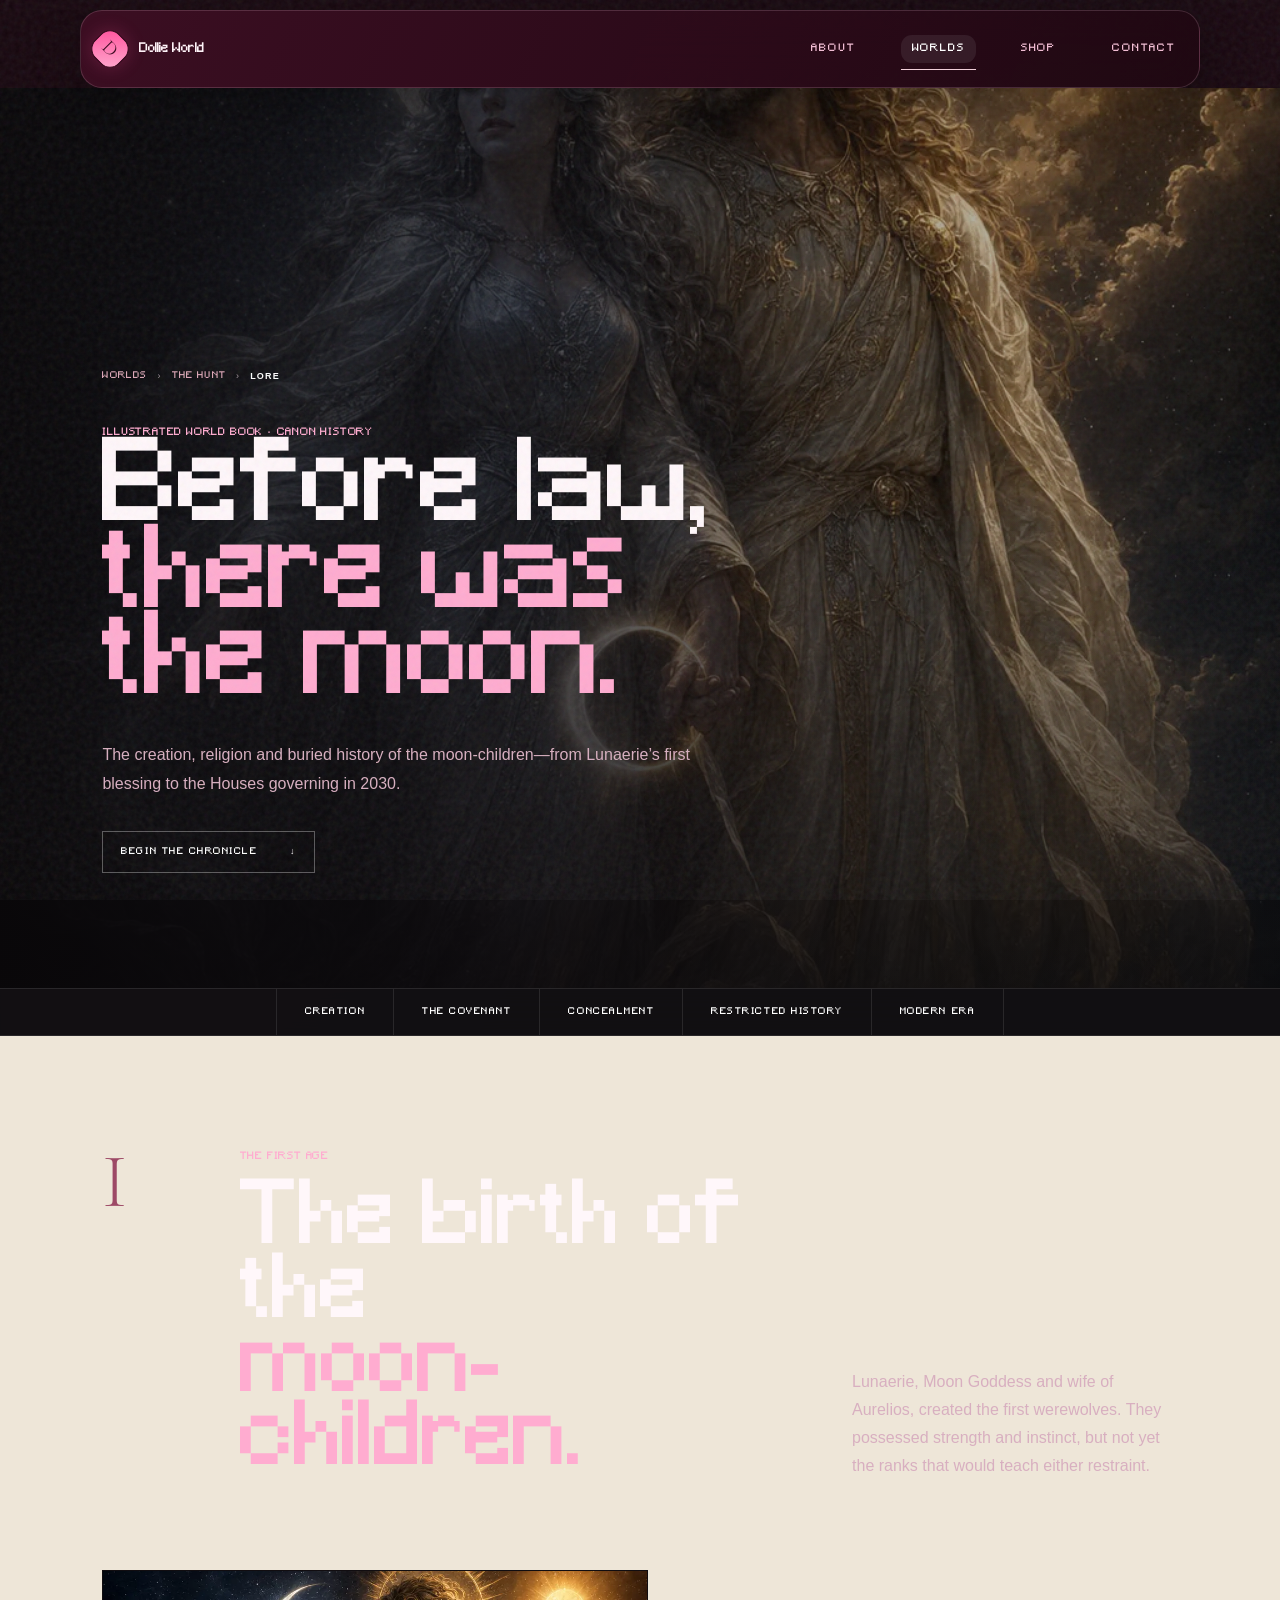
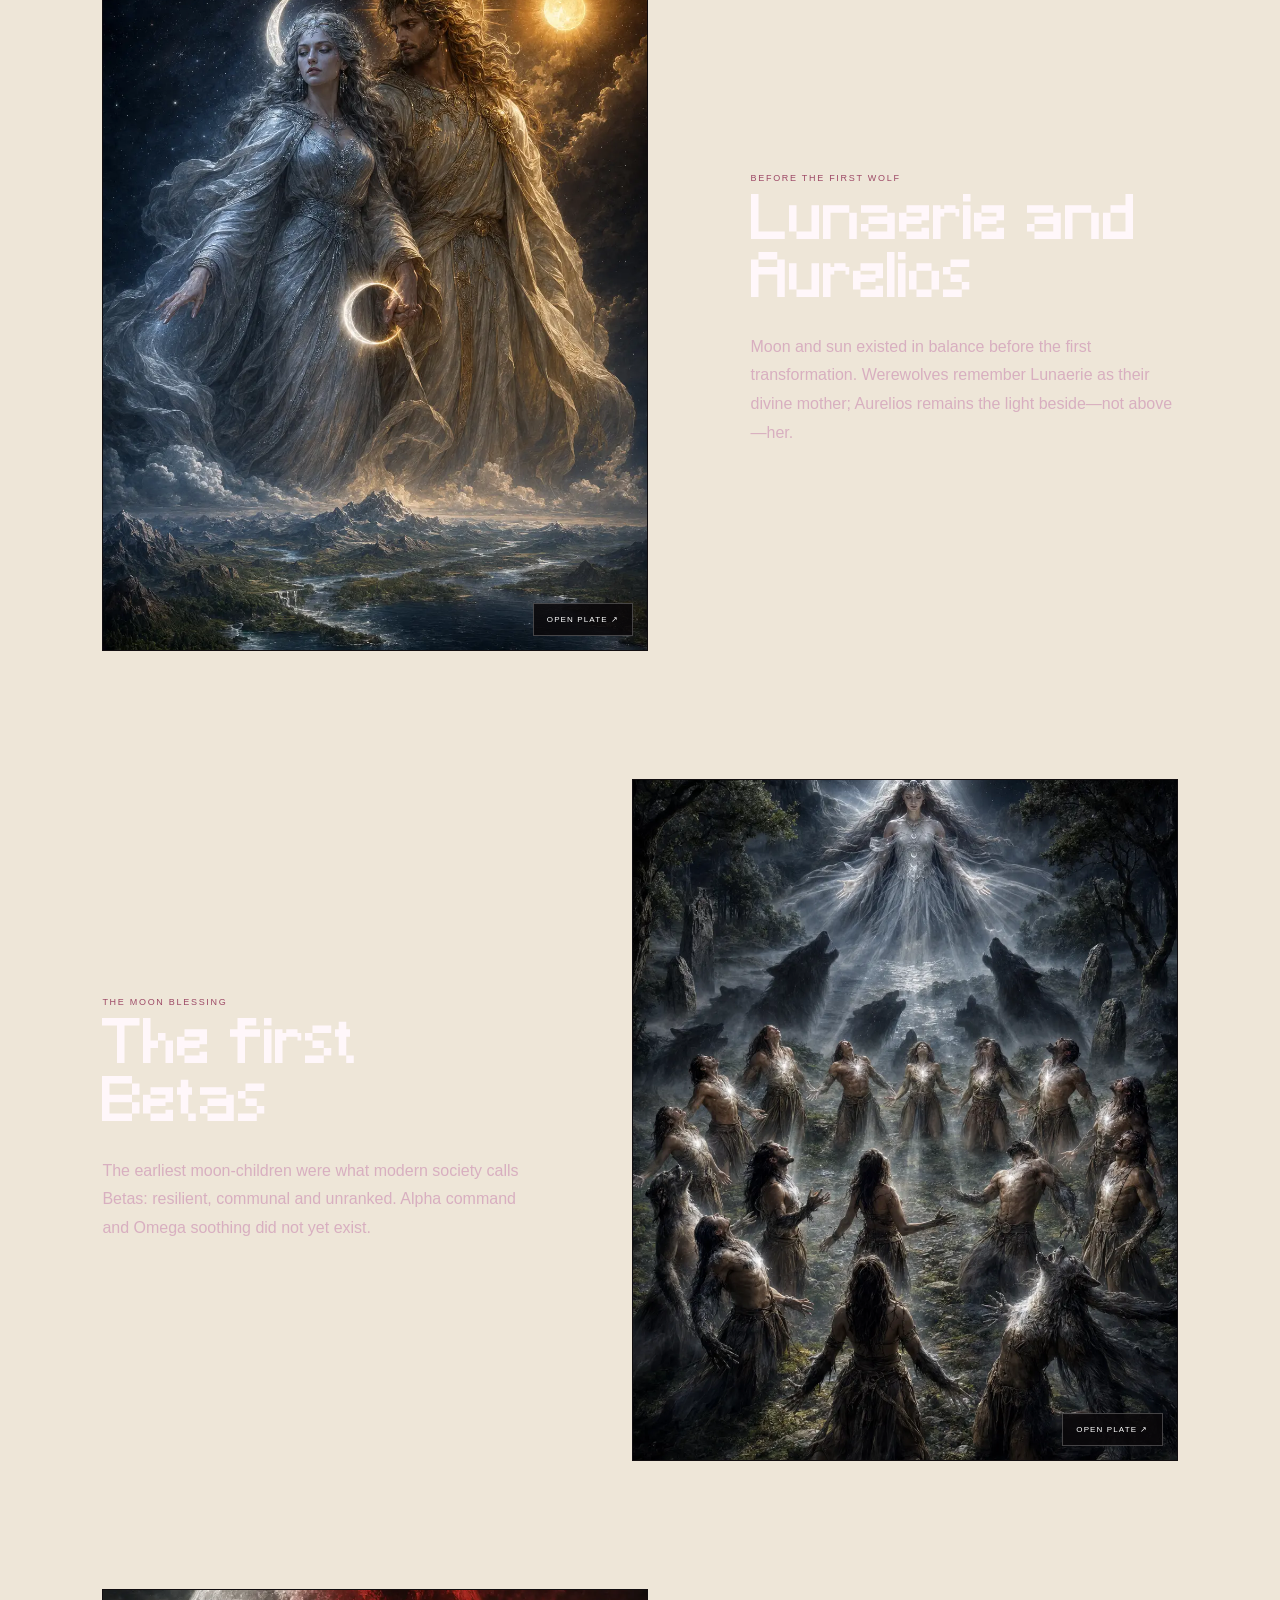
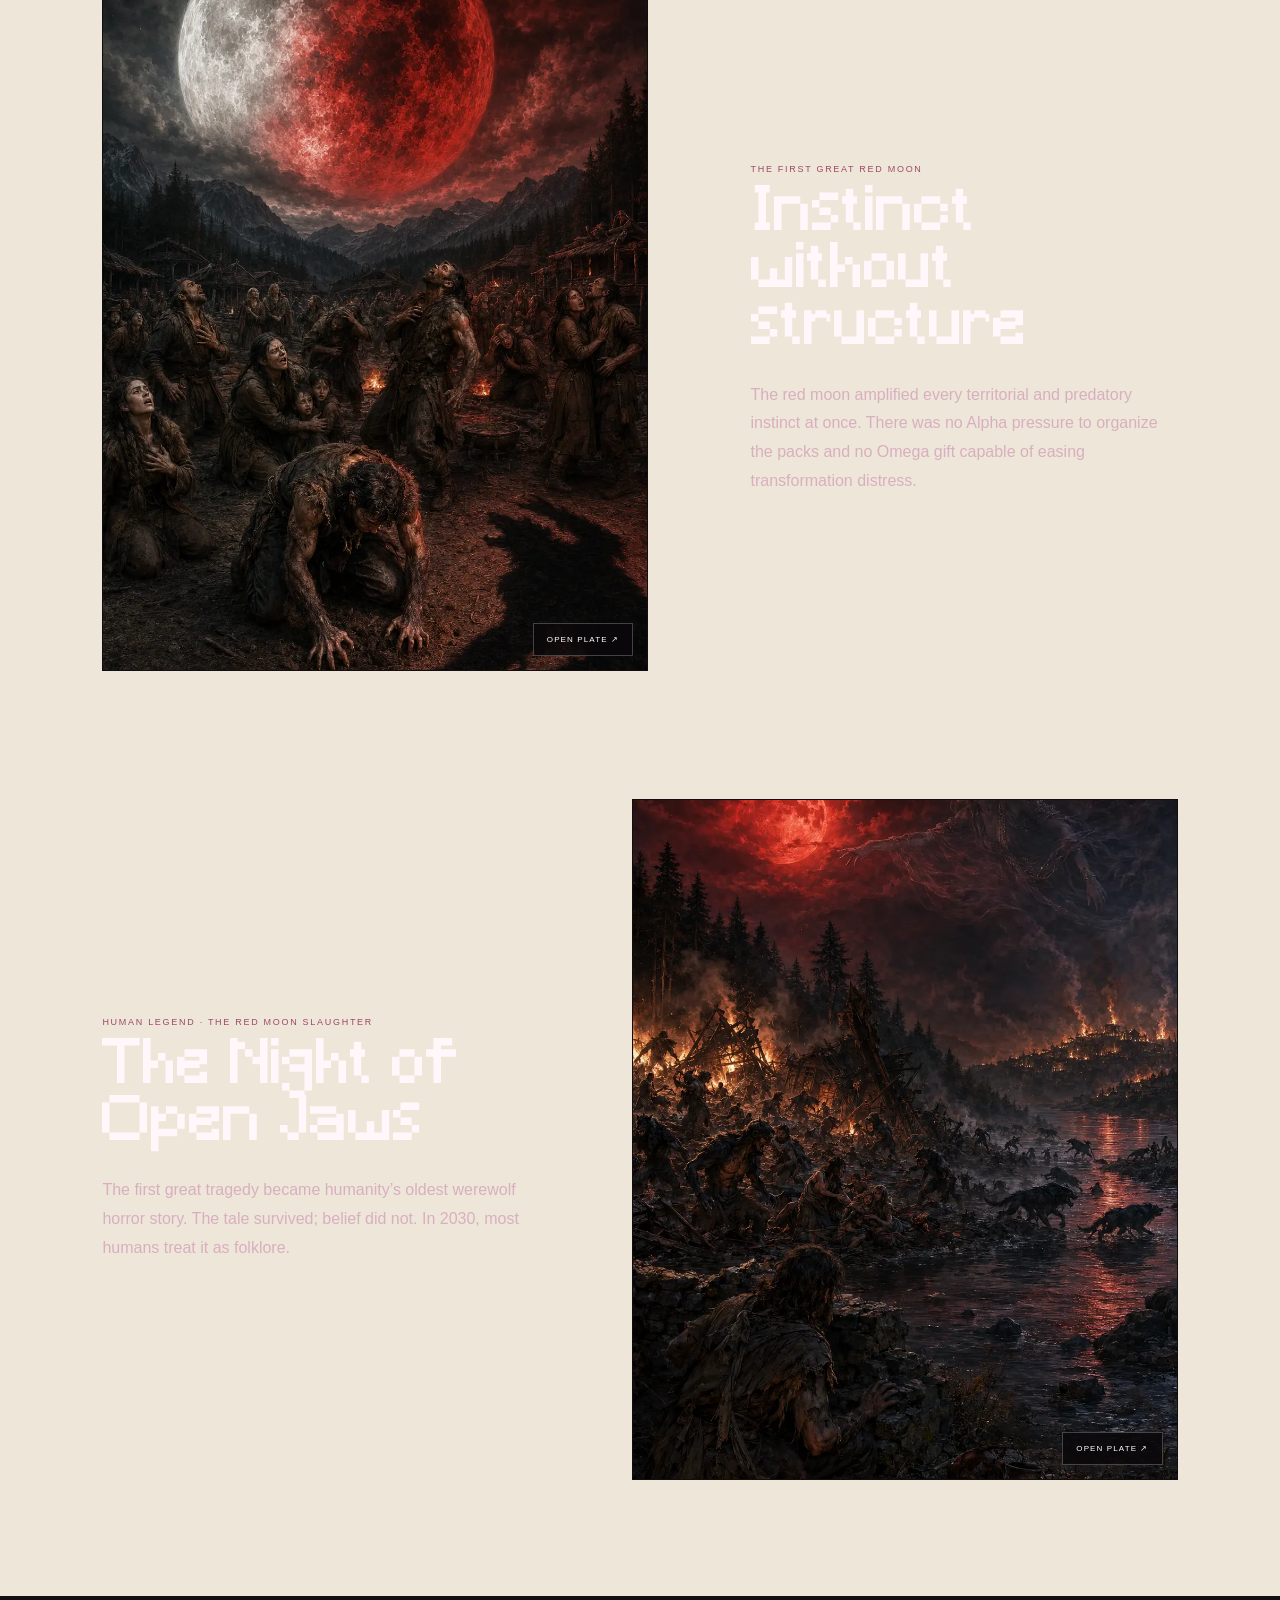
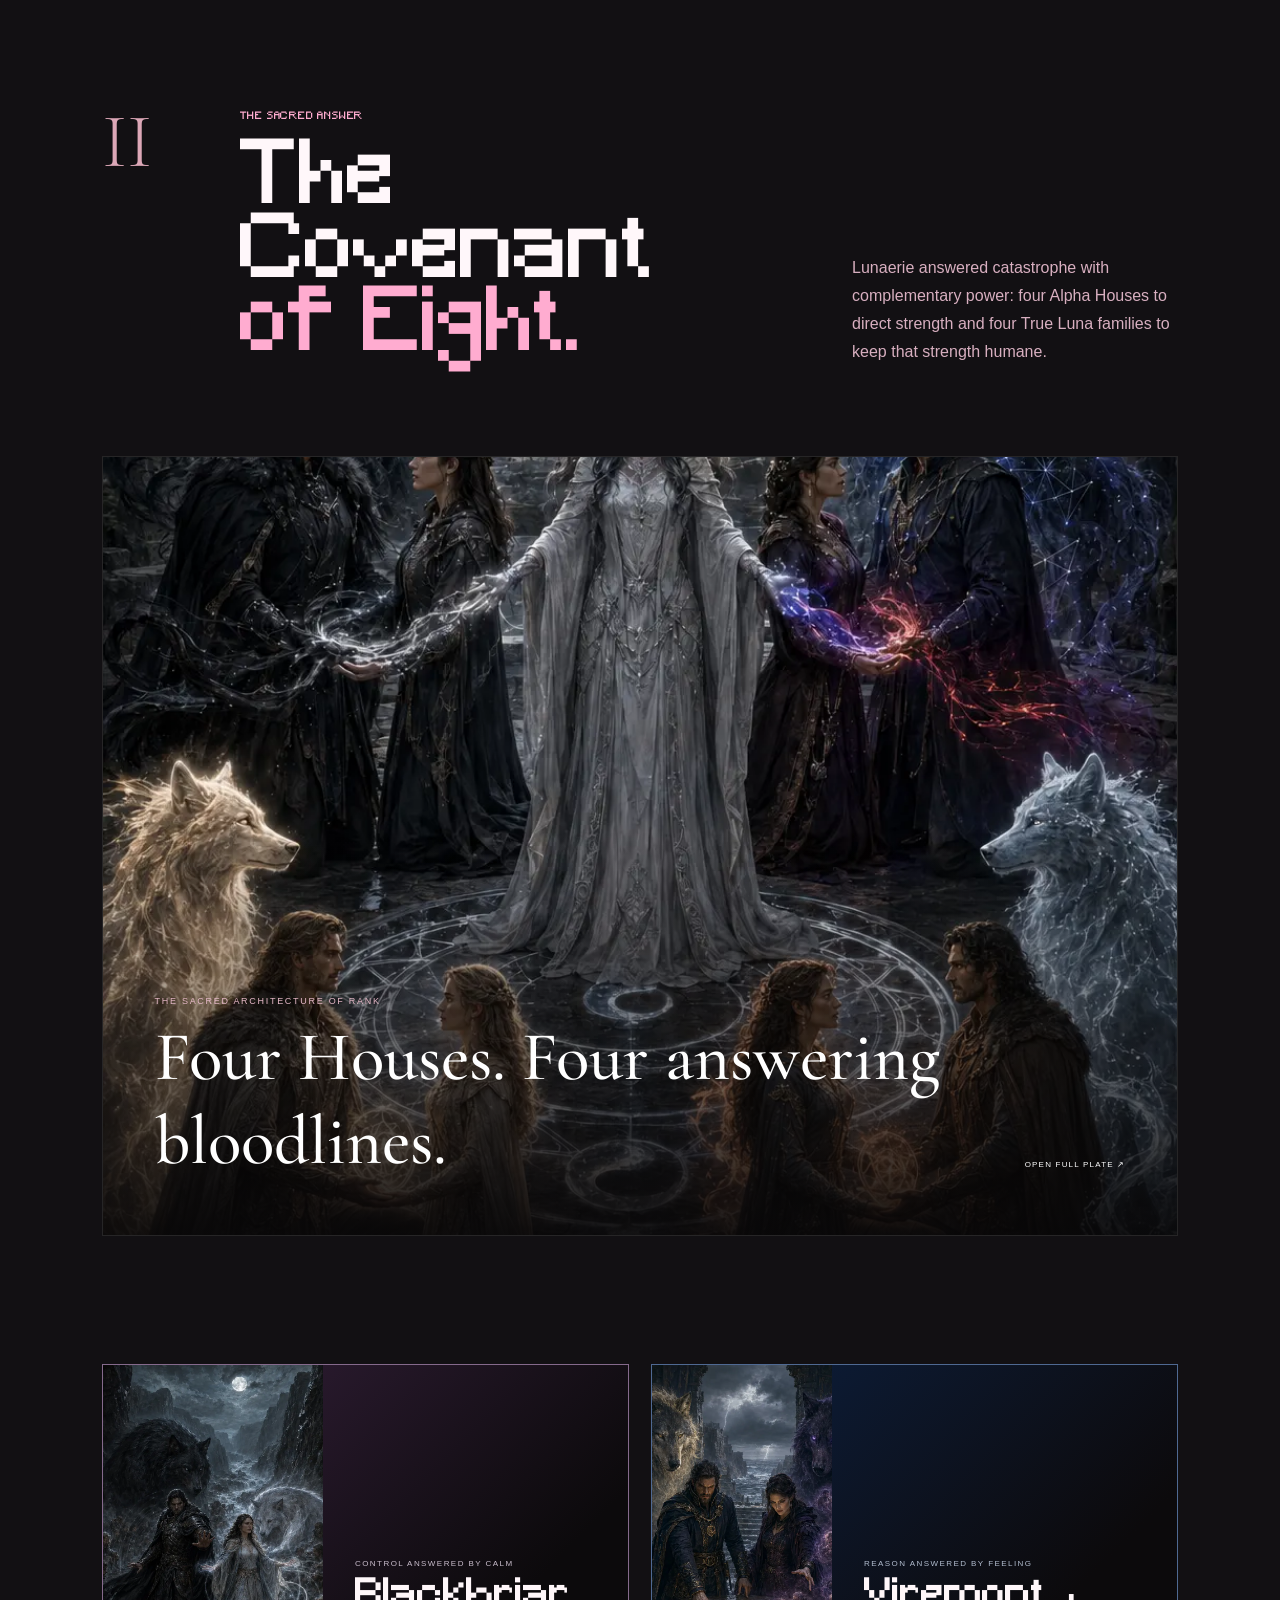
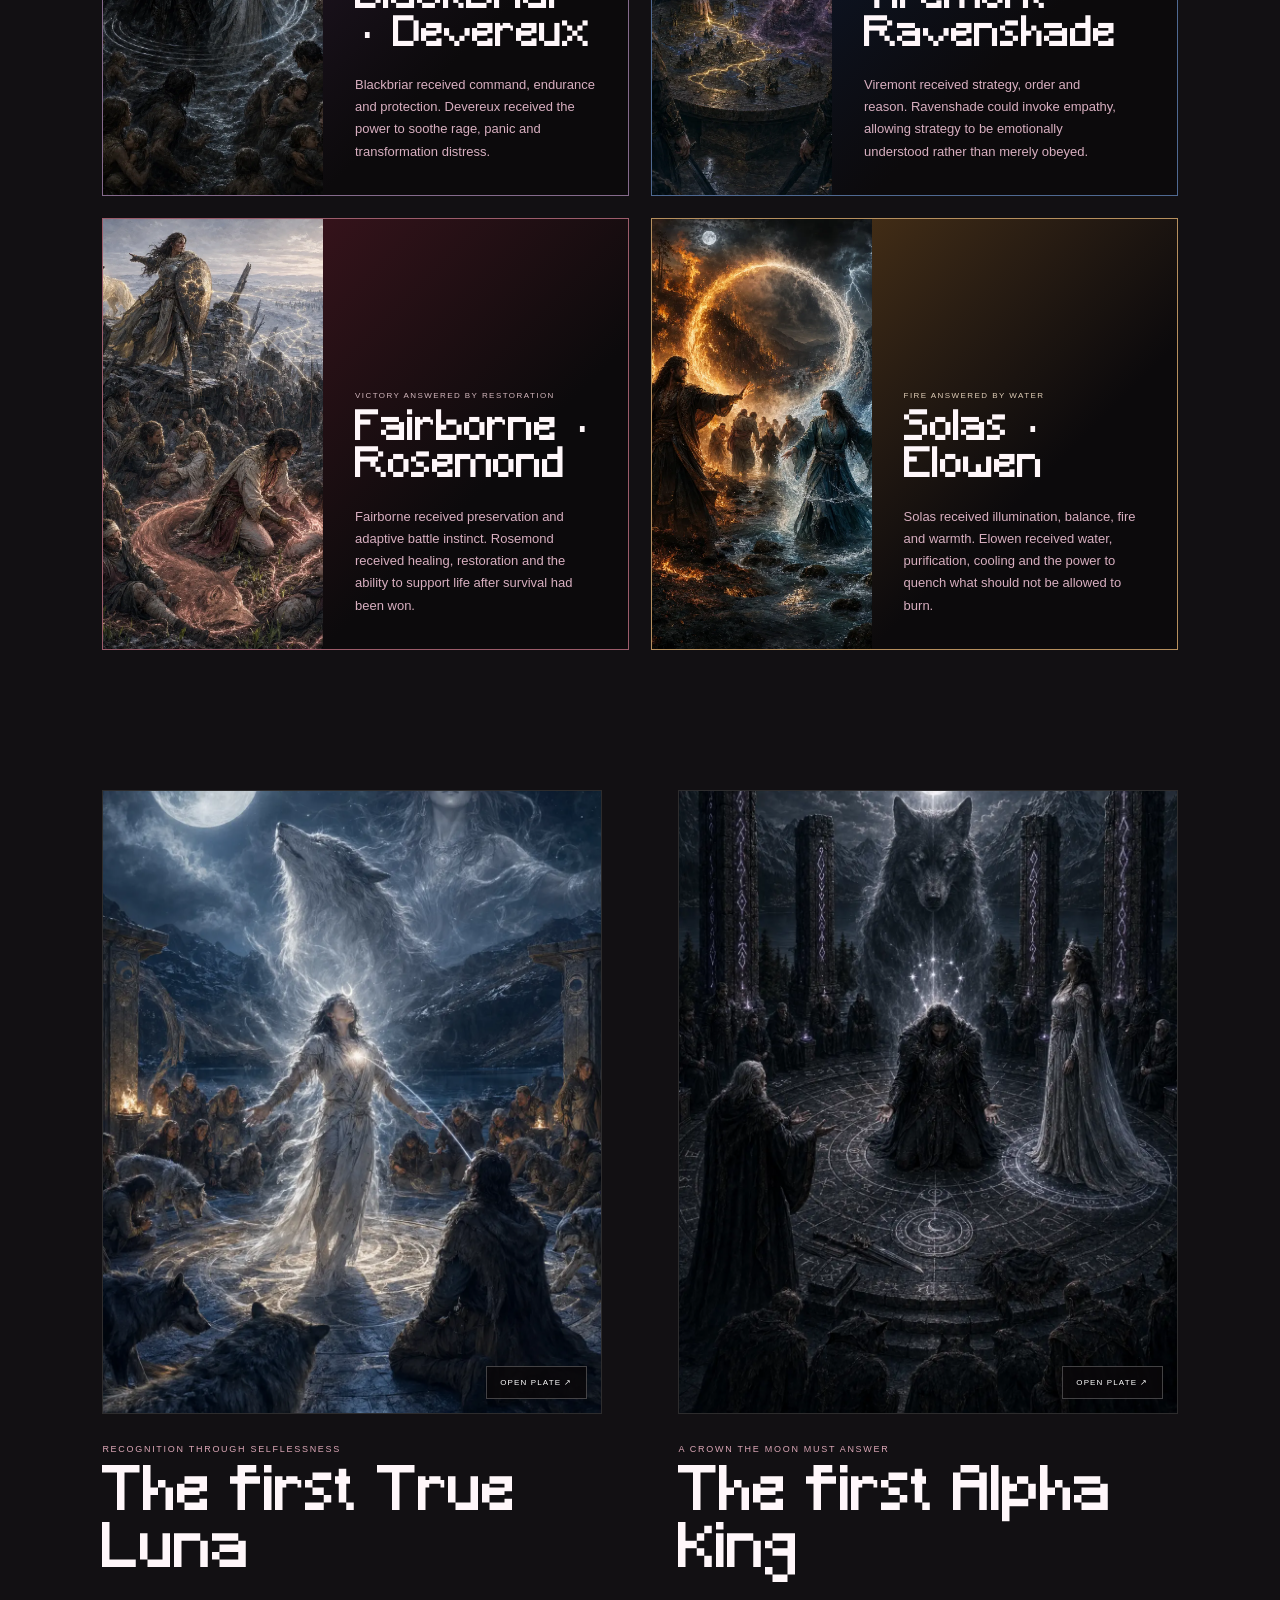
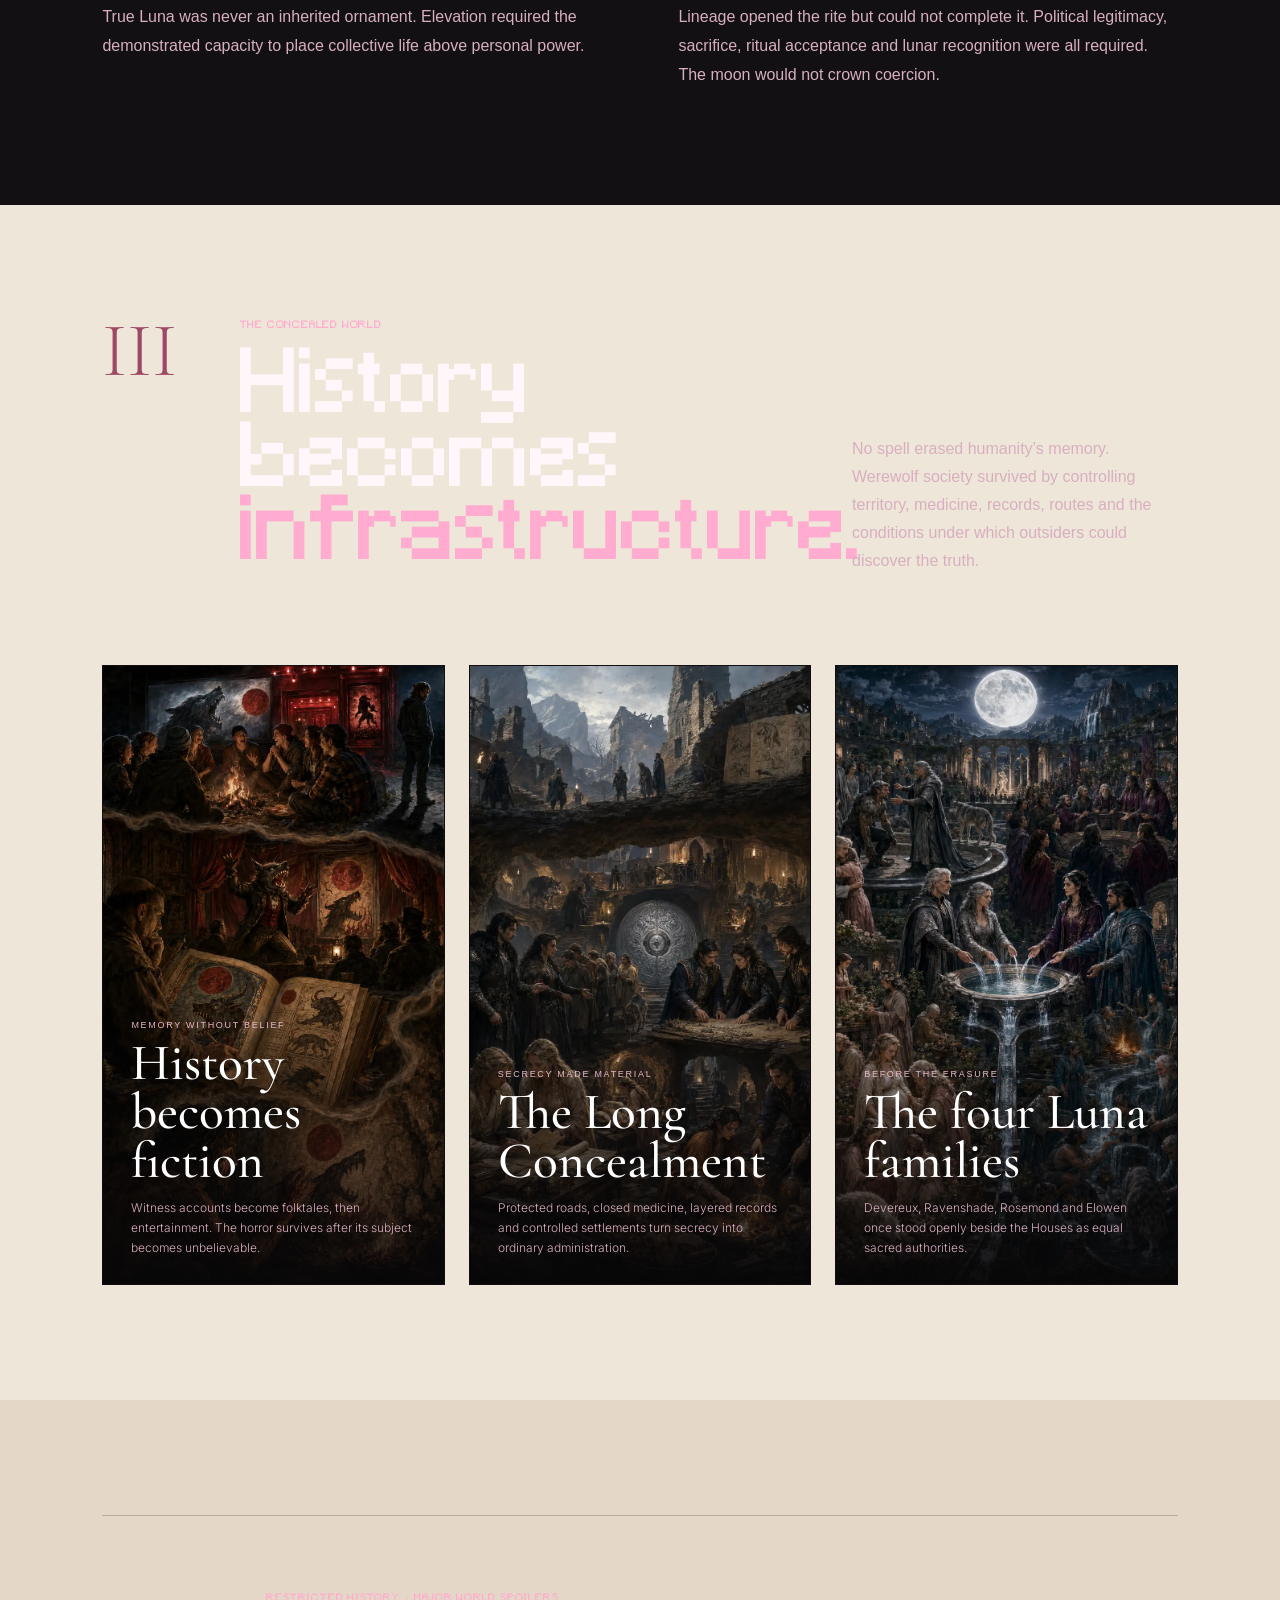
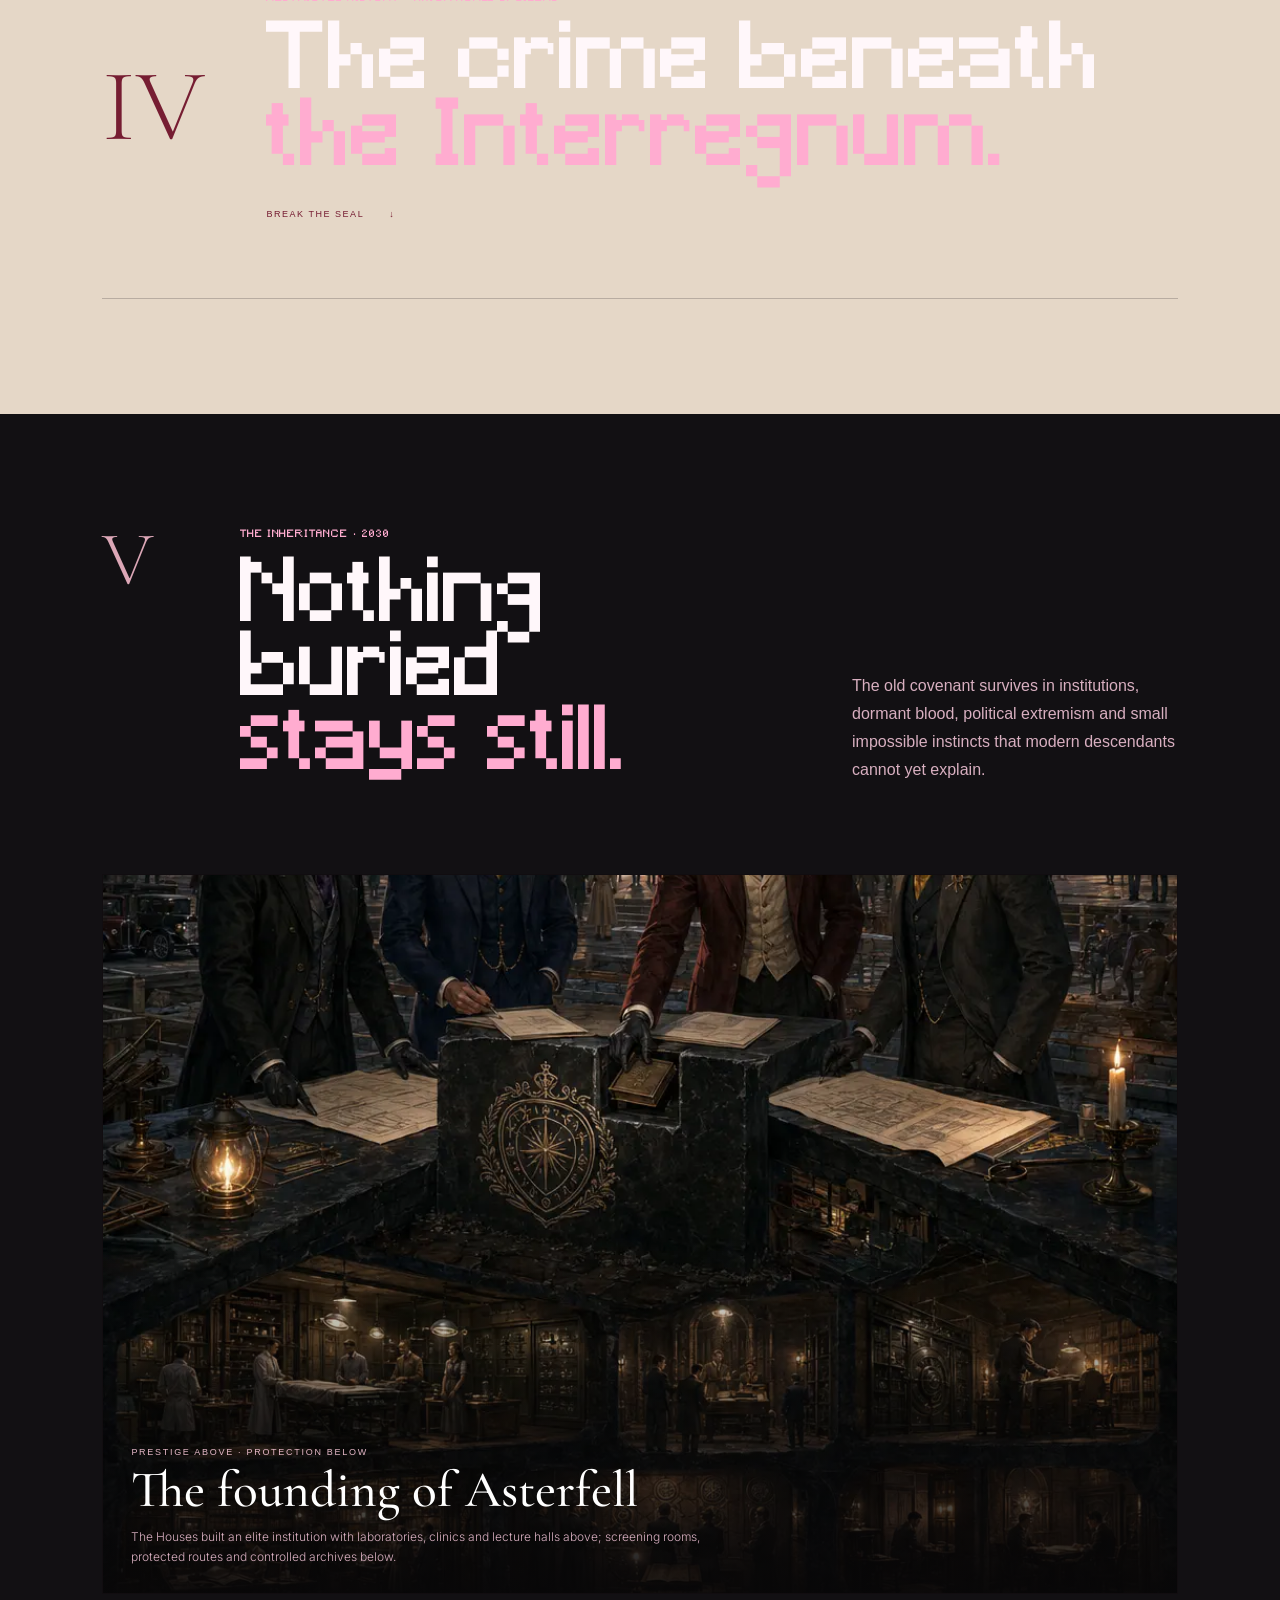
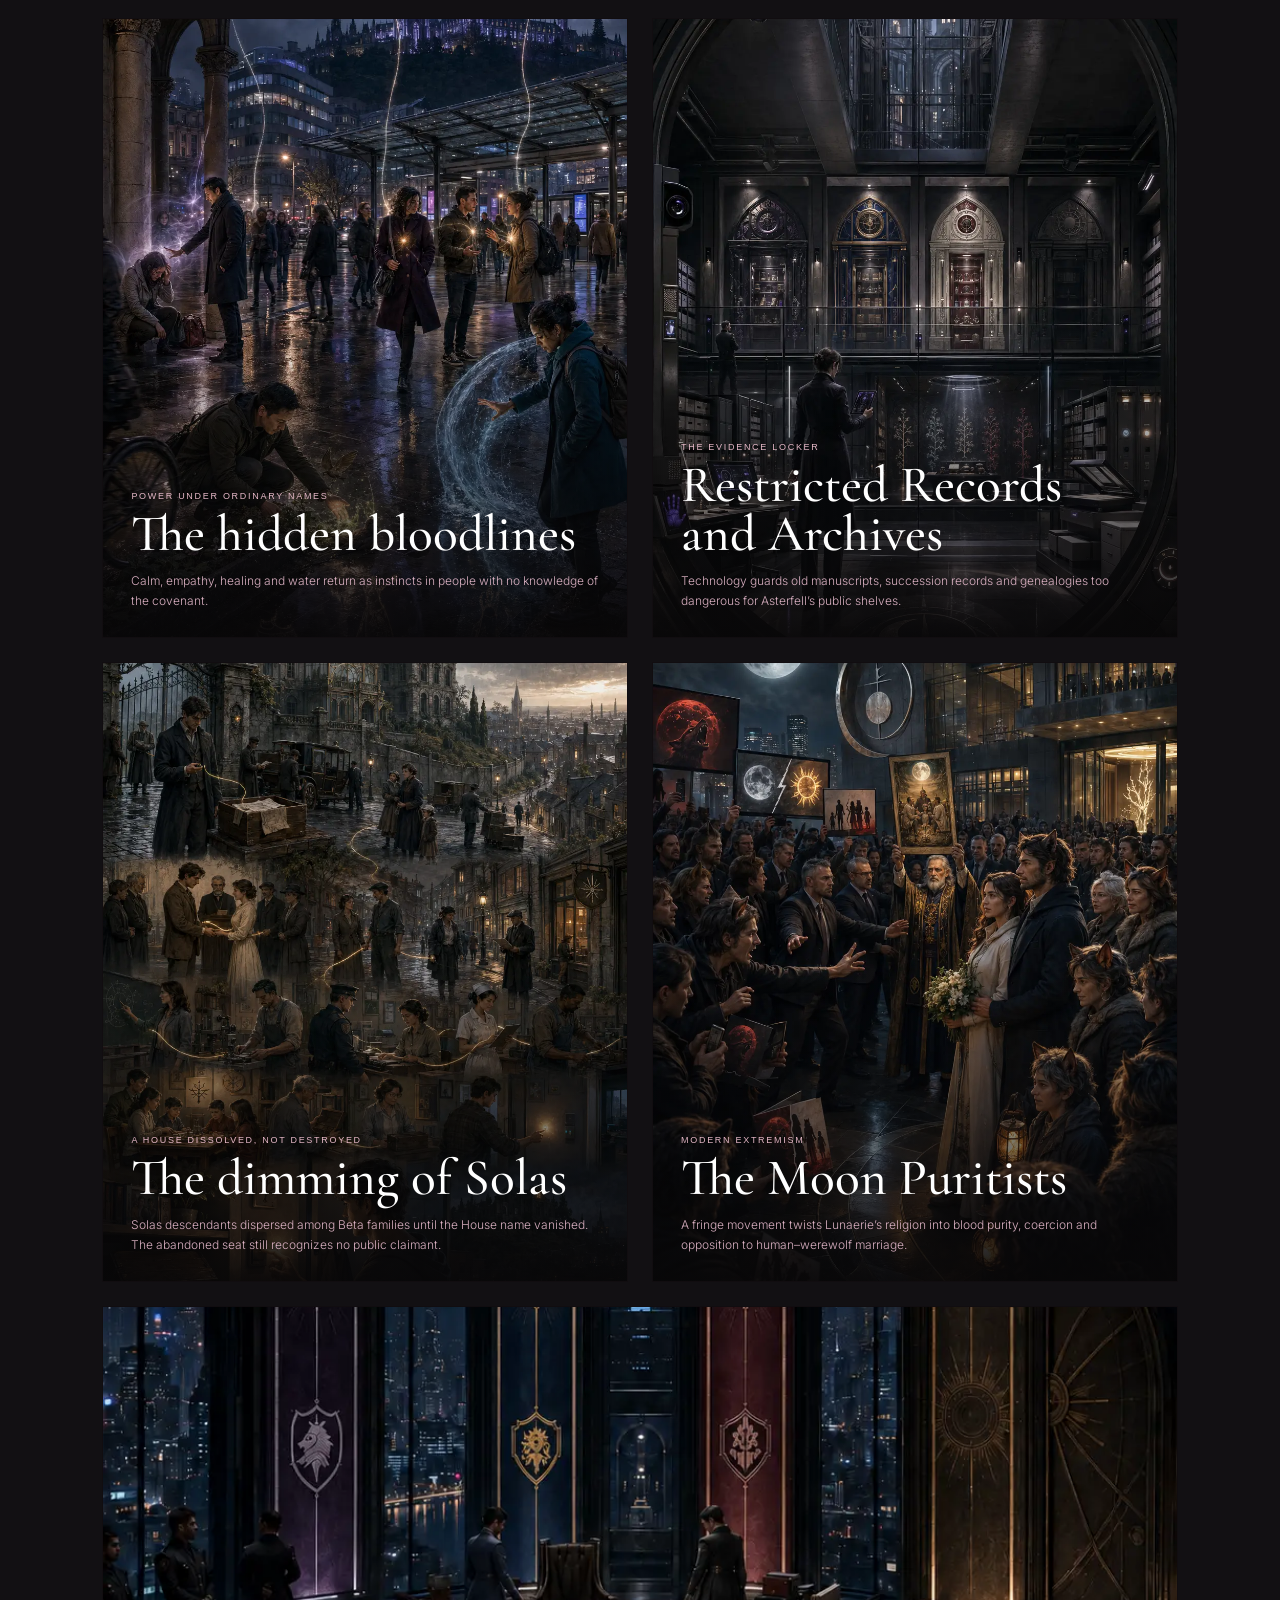
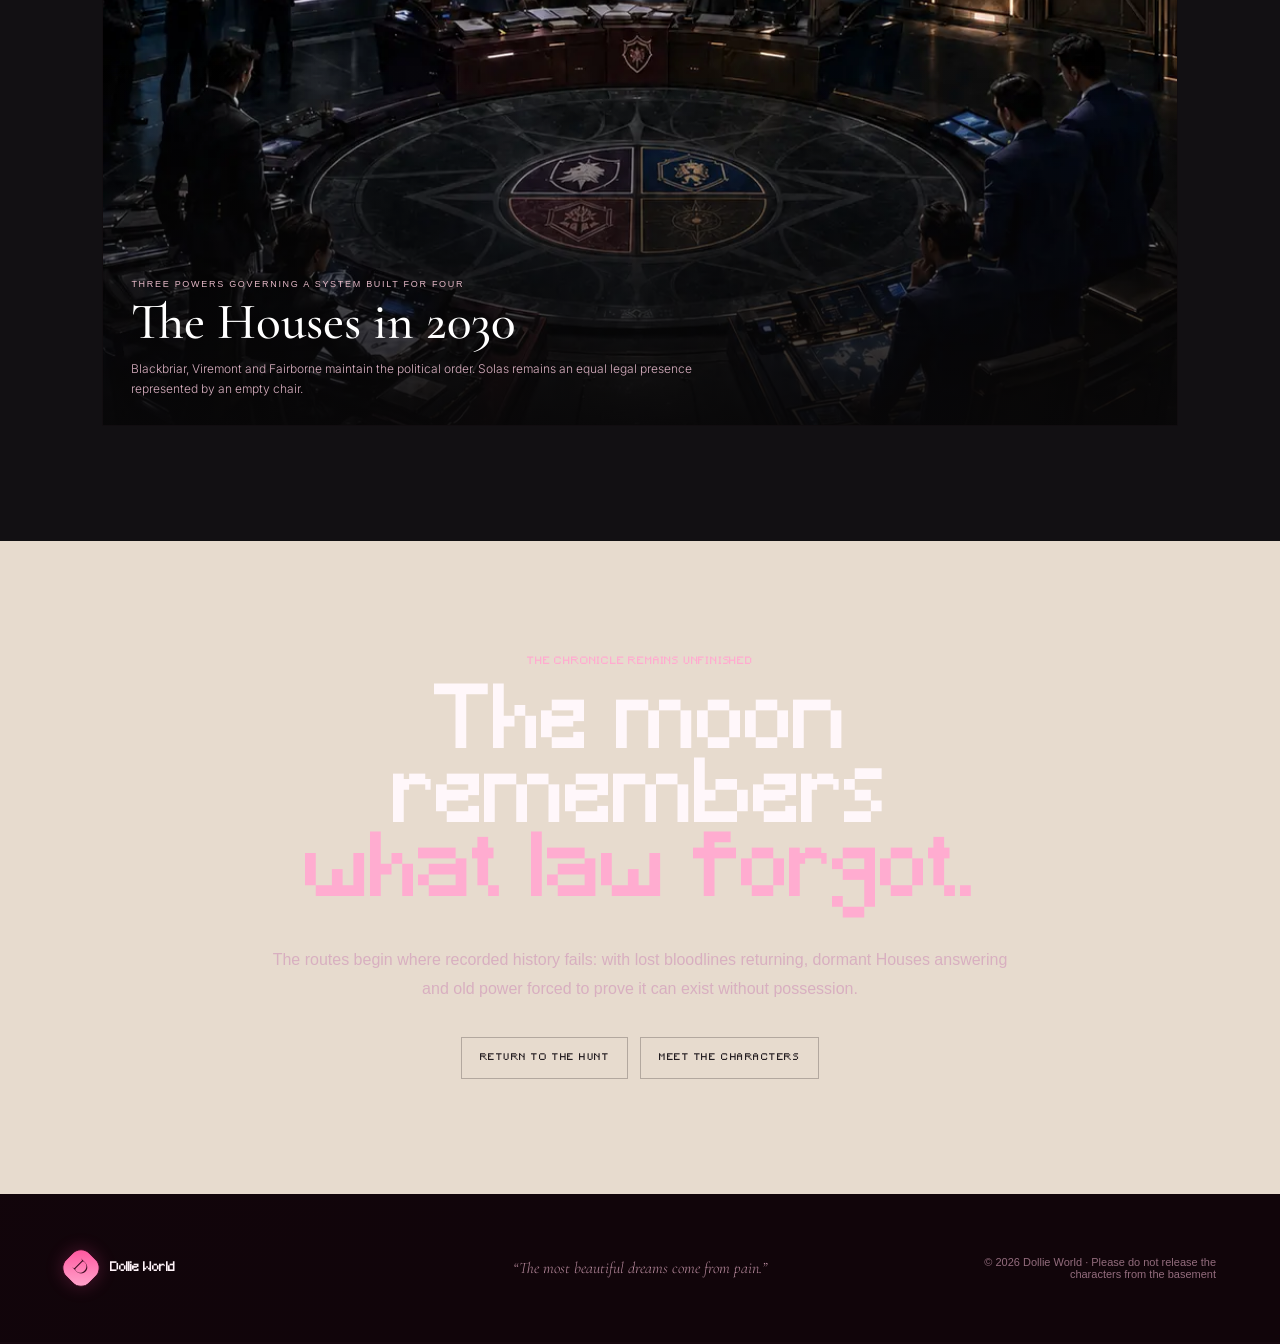
<file: hunt-lore.html>
<!doctype html>
<html lang="en">
  <head>
    <meta charset="UTF-8" />
    <meta name="viewport" content="width=device-width,initial-scale=1" />
    <meta name="theme-color" content="#171316" />
    <meta name="description" content="The illustrated creation, faith and buried history of The Hunt." />
    <title>The Hunt Lore — Dollie World</title>
    <link rel="preconnect" href="https://fonts.googleapis.com" />
    <link rel="preconnect" href="https://fonts.gstatic.com" crossorigin />
    <link href="https://fonts.googleapis.com/css2?family=Cormorant+Garamond:wght@400;500;600;700&family=Inter:wght@300;400;500;600&display=swap" rel="stylesheet" />
    <link rel="stylesheet" href="styles.css" />
    <link rel="stylesheet" href="atlas.css" />
  </head>
  <body class="inner-page hunt-page atlas-page lore-page">
    <div class="noise" aria-hidden="true"></div>
    <header class="site-header">
      <a class="brand" href="index.html"><span class="brand-mark">D</span><span>Dollie World</span></a>
      <button type="button" class="menu-toggle" aria-expanded="false" aria-controls="site-nav" aria-label="Open navigation"><span></span><span></span></button>
      <nav id="site-nav" aria-label="Main navigation"><a href="about.html">About</a><a class="active" href="worlds.html">Worlds</a><a href="shop.html">Shop</a><a href="contact.html">Contact</a></nav>
    </header>

    <main class="page-main">
      <section class="lore-hero">
        <img src="assets/worlds/the-hunt/lore/01-lunaerie-and-aurelios.webp" alt="Lunaerie and Aurelios beneath moon and sun" />
        <div class="lore-hero-shade"></div>
        <div class="lore-hero-copy">
          <div class="breadcrumbs"><a href="worlds.html">Worlds</a><span>›</span><a href="hunt.html">The Hunt</a><span>›</span><strong>Lore</strong></div>
          <p class="eyebrow">Illustrated world book · Canon history</p>
          <h1>Before law,<br /><em>there was the moon.</em></h1>
          <p>The creation, religion and buried history of the moon-children—from Lunaerie’s first blessing to the Houses governing in 2030.</p>
          <a class="atlas-button" href="#creation">Begin the chronicle <span>↓</span></a>
        </div>
      </section>

      <nav class="lore-subnav" aria-label="Lore chapters">
        <a href="#creation">Creation</a>
        <a href="#covenant">The Covenant</a>
        <a href="#concealment">Concealment</a>
        <a href="#restricted-history">Restricted history</a>
        <a href="#modern-era">Modern era</a>
      </nav>

      <section class="lore-prologue section" id="creation">
        <div class="lore-chapter-heading">
          <span>I</span>
          <div><p class="section-kicker">The first age</p><h2>The birth of the<br /><em>moon-children.</em></h2></div>
          <p>Lunaerie, Moon Goddess and wife of Aurelios, created the first werewolves. They possessed strength and instinct, but not yet the ranks that would teach either restraint.</p>
        </div>
        <div class="lore-story-grid">
          <article class="lore-story">
            <button type="button" class="lore-plate" data-lightbox="assets/worlds/the-hunt/lore/01-lunaerie-and-aurelios.webp" data-title="Lunaerie and Aurelios — The Primordial Union"><img loading="lazy" src="assets/worlds/the-hunt/lore/01-lunaerie-and-aurelios.webp" alt="Lunaerie and Aurelios in primordial union" /><span>Open plate ↗</span></button>
            <div><small>Before the first wolf</small><h3>Lunaerie and Aurelios</h3><p>Moon and sun existed in balance before the first transformation. Werewolves remember Lunaerie as their divine mother; Aurelios remains the light beside—not above—her.</p></div>
          </article>
          <article class="lore-story lore-story-reverse">
            <button type="button" class="lore-plate" data-lightbox="assets/worlds/the-hunt/lore/02-moon-blessing.webp" data-title="The Moon Blessing — The First Werewolves"><img loading="lazy" src="assets/worlds/the-hunt/lore/02-moon-blessing.webp" alt="The first people receiving Lunaerie's blessing" /><span>Open plate ↗</span></button>
            <div><small>The Moon Blessing</small><h3>The first Betas</h3><p>The earliest moon-children were what modern society calls Betas: resilient, communal and unranked. Alpha command and Omega soothing did not yet exist.</p></div>
          </article>
          <article class="lore-story">
            <button type="button" class="lore-plate" data-lightbox="assets/worlds/the-hunt/lore/03-first-red-moon.webp" data-title="The First Great Red Moon"><img loading="lazy" src="assets/worlds/the-hunt/lore/03-first-red-moon.webp" alt="The first great red moon rising over the moon-children" /><span>Open plate ↗</span></button>
            <div><small>The first great red moon</small><h3>Instinct without structure</h3><p>The red moon amplified every territorial and predatory instinct at once. There was no Alpha pressure to organize the packs and no Omega gift capable of easing transformation distress.</p></div>
          </article>
          <article class="lore-story lore-story-reverse">
            <button type="button" class="lore-plate" data-lightbox="assets/worlds/the-hunt/lore/04-night-of-open-jaws.webp" data-title="The Night of Open Jaws"><img loading="lazy" src="assets/worlds/the-hunt/lore/04-night-of-open-jaws.webp" alt="The tragedy remembered as the Night of Open Jaws" /><span>Open plate ↗</span></button>
            <div><small>Human legend · The Red Moon Slaughter</small><h3>The Night of Open Jaws</h3><p>The first great tragedy became humanity’s oldest werewolf horror story. The tale survived; belief did not. In 2030, most humans treat it as folklore.</p></div>
          </article>
        </div>
      </section>

      <section class="lore-covenant section" id="covenant">
        <div class="lore-chapter-heading light-heading">
          <span>II</span>
          <div><p class="section-kicker">The sacred answer</p><h2>The Covenant<br /><em>of Eight.</em></h2></div>
          <p>Lunaerie answered catastrophe with complementary power: four Alpha Houses to direct strength and four True Luna families to keep that strength humane.</p>
        </div>
        <button type="button" class="lore-feature-plate" data-lightbox="assets/worlds/the-hunt/lore/05-covenant-of-eight.webp" data-title="The Covenant of Eight"><img loading="lazy" src="assets/worlds/the-hunt/lore/05-covenant-of-eight.webp" alt="Lunaerie establishing the Covenant of Eight" /><span><small>The sacred architecture of rank</small><strong>Four Houses. Four answering bloodlines.</strong><i>Open full plate ↗</i></span></button>

        <div class="covenant-grid">
          <article class="covenant-card blackbriar-covenant"><button type="button" data-lightbox="assets/worlds/the-hunt/lore/06-blackbriar-devereux.webp" data-title="Blackbriar and Devereux"><img loading="lazy" src="assets/worlds/the-hunt/lore/06-blackbriar-devereux.webp" alt="Blackbriar and Devereux gifts working together" /></button><div><small>Control answered by calm</small><h3>Blackbriar · Devereux</h3><p>Blackbriar received command, endurance and protection. Devereux received the power to soothe rage, panic and transformation distress.</p></div></article>
          <article class="covenant-card viremont-covenant"><button type="button" data-lightbox="assets/worlds/the-hunt/lore/07-viremont-ravenshade.webp" data-title="Viremont and Ravenshade"><img loading="lazy" src="assets/worlds/the-hunt/lore/07-viremont-ravenshade.webp" alt="Viremont and Ravenshade gifts working together" /></button><div><small>Reason answered by feeling</small><h3>Viremont · Ravenshade</h3><p>Viremont received strategy, order and reason. Ravenshade could invoke empathy, allowing strategy to be emotionally understood rather than merely obeyed.</p></div></article>
          <article class="covenant-card fairborne-covenant"><button type="button" data-lightbox="assets/worlds/the-hunt/lore/08-fairborne-rosemond.webp" data-title="Fairborne and Rosemond"><img loading="lazy" src="assets/worlds/the-hunt/lore/08-fairborne-rosemond.webp" alt="Fairborne and Rosemond gifts working together" /></button><div><small>Victory answered by restoration</small><h3>Fairborne · Rosemond</h3><p>Fairborne received preservation and adaptive battle instinct. Rosemond received healing, restoration and the ability to support life after survival had been won.</p></div></article>
          <article class="covenant-card solas-covenant"><button type="button" data-lightbox="assets/worlds/the-hunt/lore/09-solas-elowen.webp" data-title="Solas and Elowen"><img loading="lazy" src="assets/worlds/the-hunt/lore/09-solas-elowen.webp" alt="Solas and Elowen gifts working together" /></button><div><small>Fire answered by water</small><h3>Solas · Elowen</h3><p>Solas received illumination, balance, fire and warmth. Elowen received water, purification, cooling and the power to quench what should not be allowed to burn.</p></div></article>
        </div>

        <div class="recognition-grid">
          <article><button type="button" class="lore-plate" data-lightbox="assets/worlds/the-hunt/lore/10-first-true-luna.webp" data-title="The First True Luna"><img loading="lazy" src="assets/worlds/the-hunt/lore/10-first-true-luna.webp" alt="The first omega elevated as a True Luna" /><span>Open plate ↗</span></button><small>Recognition through selflessness</small><h3>The first True Luna</h3><p>True Luna was never an inherited ornament. Elevation required the demonstrated capacity to place collective life above personal power.</p></article>
          <article><button type="button" class="lore-plate" data-lightbox="assets/worlds/the-hunt/lore/11-first-alpha-king.webp" data-title="The First Alpha King"><img loading="lazy" src="assets/worlds/the-hunt/lore/11-first-alpha-king.webp" alt="The first Alpha King receiving lunar recognition" /><span>Open plate ↗</span></button><small>A crown the moon must answer</small><h3>The first Alpha King</h3><p>Lineage opened the rite but could not complete it. Political legitimacy, sacrifice, ritual acceptance and lunar recognition were all required. The moon would not crown coercion.</p></article>
        </div>
      </section>

      <section class="lore-concealment section" id="concealment">
        <div class="lore-chapter-heading">
          <span>III</span>
          <div><p class="section-kicker">The concealed world</p><h2>History becomes<br /><em>infrastructure.</em></h2></div>
          <p>No spell erased humanity’s memory. Werewolf society survived by controlling territory, medicine, records, routes and the conditions under which outsiders could discover the truth.</p>
        </div>
        <div class="lore-card-grid lore-card-grid-three">
          <button type="button" class="lore-card" data-lightbox="assets/worlds/the-hunt/lore/12-history-becomes-fiction.webp" data-title="When History Became Fiction"><img loading="lazy" src="assets/worlds/the-hunt/lore/12-history-becomes-fiction.webp" alt="Werewolf history transforming into human folklore" /><span><small>Memory without belief</small><strong>History becomes fiction</strong><p>Witness accounts become folktales, then entertainment. The horror survives after its subject becomes unbelievable.</p></span></button>
          <button type="button" class="lore-card" data-lightbox="assets/worlds/the-hunt/lore/13-long-concealment.webp" data-title="The Long Concealment"><img loading="lazy" src="assets/worlds/the-hunt/lore/13-long-concealment.webp" alt="Hidden routes, clinics and archives protecting werewolf society" /><span><small>Secrecy made material</small><strong>The Long Concealment</strong><p>Protected roads, closed medicine, layered records and controlled settlements turn secrecy into ordinary administration.</p></span></button>
          <button type="button" class="lore-card" data-lightbox="assets/worlds/the-hunt/lore/14-four-luna-families.webp" data-title="The Four True Luna Families"><img loading="lazy" src="assets/worlds/the-hunt/lore/14-four-luna-families.webp" alt="The four True Luna families at their height" /><span><small>Before the erasure</small><strong>The four Luna families</strong><p>Devereux, Ravenshade, Rosemond and Elowen once stood openly beside the Houses as equal sacred authorities.</p></span></button>
        </div>
      </section>

      <section class="restricted-shell section" id="restricted-history">
        <details class="restricted-lore">
          <summary><span class="restricted-mark">IV</span><div><p class="section-kicker">Restricted history · Major world spoilers</p><h2>The crime beneath<br /><em>the Interregnum.</em></h2><span class="restricted-action">Break the seal <b>↓</b></span></div></summary>
          <div class="restricted-warning"><strong>Archive warning</strong><p>This chapter contains the truth the Houses buried: the murder of the Four Hearts and the curse that followed. It reveals world history, but no playable descendant is identified.</p></div>
          <div class="lore-story-grid restricted-story-grid">
            <article class="lore-story"><button type="button" class="lore-plate" data-lightbox="assets/worlds/the-hunt/lore/15-night-of-hollow-crowns.webp" data-title="The Night of Hollow Crowns"><img loading="lazy" src="assets/worlds/the-hunt/lore/15-night-of-hollow-crowns.webp" alt="The secret betrayal known as the Night of Hollow Crowns" /><span>Open plate ↗</span></button><div><small>The Four Hearts</small><h3>The Night of Hollow Crowns</h3><p>Four Alpha Kings murdered four recognized True Lunas, believing stolen hearts would make their rule absolute. Sacred power taken through murder became poison. All four Kings died.</p></div></article>
            <article class="lore-story lore-story-reverse"><button type="button" class="lore-plate" data-lightbox="assets/worlds/the-hunt/lore/16-empty-succession.webp" data-title="The Empty Succession"><img loading="lazy" src="assets/worlds/the-hunt/lore/16-empty-succession.webp" alt="Four heirs receiving no answer from the moon" /><span>Open plate ↗</span></button><div><small>The beginning of the Interregnum</small><h3>The Empty Succession</h3><p>Their heirs inherited estates, laws and political authority—but not recognition. Every coronation ended beneath a silent moon.</p></div></article>
            <article class="lore-story"><button type="button" class="lore-plate" data-lightbox="assets/worlds/the-hunt/lore/17-scattering-of-bloodlines.webp" data-title="The Scattering of the Luna Bloodlines"><img loading="lazy" src="assets/worlds/the-hunt/lore/17-scattering-of-bloodlines.webp" alt="The surviving Luna families escaping under four lunar lights" /><span>Open plate ↗</span></button><div><small>Names erased · Blood preserved</small><h3>The Scattering</h3><p>Surviving Luna kin abandoned their names and separated beneath four paths of moonlight while House officials sealed the records behind them.</p></div></article>
            <article class="lore-story lore-story-reverse"><button type="button" class="lore-plate" data-lightbox="assets/worlds/the-hunt/lore/18-law-without-the-moon.webp" data-title="The Law Without the Moon"><img loading="lazy" src="assets/worlds/the-hunt/lore/18-law-without-the-moon.webp" alt="A coronation rite preserved after its meaning was forgotten" /><span>Open plate ↗</span></button><div><small>Rite reduced to procedure</small><h3>The Law Without the Moon</h3><p>As language changed, sacred vows became statutes. Four vacant positions remained in the ritual architecture, though officials forgot who was meant to stand there.</p></div></article>
          </div>
        </details>
      </section>

      <section class="modern-lore section" id="modern-era">
        <div class="lore-chapter-heading light-heading">
          <span>V</span>
          <div><p class="section-kicker">The inheritance · 2030</p><h2>Nothing buried<br /><em>stays still.</em></h2></div>
          <p>The old covenant survives in institutions, dormant blood, political extremism and small impossible instincts that modern descendants cannot yet explain.</p>
        </div>
        <div class="lore-card-grid">
          <button type="button" class="lore-card lore-card-wide" data-lightbox="assets/worlds/the-hunt/lore/19-founding-of-asterfell.webp" data-title="The Founding of Asterfell"><img loading="lazy" src="assets/worlds/the-hunt/lore/19-founding-of-asterfell.webp" alt="Asterfell being founded as a university and concealment system" /><span><small>Prestige above · Protection below</small><strong>The founding of Asterfell</strong><p>The Houses built an elite institution with laboratories, clinics and lecture halls above; screening rooms, protected routes and controlled archives below.</p></span></button>
          <button type="button" class="lore-card" data-lightbox="assets/worlds/the-hunt/lore/20-hidden-bloodlines.webp" data-title="The Hidden Bloodlines"><img loading="lazy" src="assets/worlds/the-hunt/lore/20-hidden-bloodlines.webp" alt="Four modern descendants displaying subtle sacred gifts" /><span><small>Power under ordinary names</small><strong>The hidden bloodlines</strong><p>Calm, empathy, healing and water return as instincts in people with no knowledge of the covenant.</p></span></button>
          <button type="button" class="lore-card" data-lightbox="assets/worlds/the-hunt/lore/21-restricted-records.webp" data-title="Asterfell's Restricted Records and Archives"><img loading="lazy" src="assets/worlds/the-hunt/lore/21-restricted-records.webp" alt="The modern Restricted Records and Archives beneath Asterfell" /><span><small>The evidence locker</small><strong>Restricted Records and Archives</strong><p>Technology guards old manuscripts, succession records and genealogies too dangerous for Asterfell’s public shelves.</p></span></button>
          <button type="button" class="lore-card" data-lightbox="assets/worlds/the-hunt/lore/22-dimming-of-solas.webp" data-title="The Dimming of Solas"><img loading="lazy" src="assets/worlds/the-hunt/lore/22-dimming-of-solas.webp" alt="House Solas fading into ordinary Beta families" /><span><small>A House dissolved, not destroyed</small><strong>The dimming of Solas</strong><p>Solas descendants dispersed among Beta families until the House name vanished. The abandoned seat still recognizes no public claimant.</p></span></button>
          <button type="button" class="lore-card" data-lightbox="assets/worlds/the-hunt/lore/23-moon-puritists.webp" data-title="The Moon Puritists"><img loading="lazy" src="assets/worlds/the-hunt/lore/23-moon-puritists.webp" alt="Modern Moon Puritist propaganda and intimidation" /><span><small>Modern extremism</small><strong>The Moon Puritists</strong><p>A fringe movement twists Lunaerie’s religion into blood purity, coercion and opposition to human–werewolf marriage.</p></span></button>
          <button type="button" class="lore-card lore-card-wide" data-lightbox="assets/worlds/the-hunt/lore/24-four-houses-2030.webp" data-title="The Four Houses in 2030"><img loading="lazy" src="assets/worlds/the-hunt/lore/24-four-houses-2030.webp" alt="The four House council in 2030 with the Solas seat empty" /><span><small>Three powers governing a system built for four</small><strong>The Houses in 2030</strong><p>Blackbriar, Viremont and Fairborne maintain the political order. Solas remains an equal legal presence represented by an empty chair.</p></span></button>
        </div>
      </section>

      <section class="lore-close section">
        <p class="section-kicker">The chronicle remains unfinished</p>
        <h2>The moon remembers<br /><em>what law forgot.</em></h2>
        <p>The routes begin where recorded history fails: with lost bloodlines returning, dormant Houses answering and old power forced to prove it can exist without possession.</p>
        <div><a class="atlas-button" href="hunt.html">Return to The Hunt</a><a class="atlas-button" href="characters.html">Meet the characters</a></div>
      </section>
    </main>

    <dialog class="image-lightbox" aria-label="HD lore viewer">
      <div class="lightbox-bar"><p></p><div><a href="#" download>Download HD</a><button type="button" aria-label="Close image viewer">×</button></div></div>
      <div class="lightbox-stage"><img src="[data-uri]" alt="" /></div>
    </dialog>

    <footer><a class="brand" href="index.html"><span class="brand-mark">D</span><span>Dollie World</span></a><p>“The most beautiful dreams come from pain.”</p><span>© <span id="year"></span> Dollie World · Please do not release the characters from the basement</span></footer>
    <script src="script.js"></script>
  </body>
</html>
</file>
<file: styles.css>
:root{--pink-50:#fff9fb;--pink-100:#f9e8ed;--pink-200:#efced8;--pink-300:#dca7b7;--pink-500:#b66f86;--ink:#171316;--silver:#504a50;--line:rgba(80,74,80,.23);--serif:"Cormorant Garamond",Georgia,serif;--sans:Inter,Arial,sans-serif}
*{box-sizing:border-box}html{scroll-behavior:smooth}body{margin:0;background:var(--pink-50);color:var(--ink);font-family:var(--sans);font-weight:300}.noise{position:fixed;inset:0;pointer-events:none;z-index:20;opacity:.025;background-image:url("data:image/svg+xml,%3Csvg viewBox='0 0 180 180' xmlns='http://www.w3.org/2000/svg'%3E%3Cfilter id='n'%3E%3CfeTurbulence type='fractalNoise' baseFrequency='.9' numOctaves='3' stitchTiles='stitch'/%3E%3C/filter%3E%3Crect width='100%25' height='100%25' filter='url(%23n)' opacity='.7'/%3E%3C/svg%3E")}.site-header{position:fixed;top:0;left:0;right:0;height:78px;z-index:10;display:flex;align-items:center;justify-content:space-between;padding:0 clamp(24px,5vw,84px);color:white;transition:.35s;background:linear-gradient(to bottom,rgba(12,8,11,.62),transparent)}.site-header.scrolled{height:64px;background:rgba(24,18,22,.93);backdrop-filter:blur(18px);border-bottom:1px solid rgba(255,255,255,.1)}.brand{display:flex;align-items:center;gap:12px;color:inherit;text-decoration:none;font-family:var(--serif);font-size:24px;letter-spacing:.04em}.brand-mark{display:grid;place-items:center;width:34px;height:34px;border:1px solid currentColor;transform:rotate(45deg);font-size:20px}.brand-mark::first-letter{transform:rotate(-45deg)}.brand-mark{line-height:1}.brand-mark{font-family:var(--serif)}.site-header nav{display:flex;gap:34px}.site-header nav a{color:inherit;text-decoration:none;text-transform:uppercase;font-size:11px;letter-spacing:.18em;position:relative}.site-header nav a:after{content:"";position:absolute;left:0;right:100%;bottom:-7px;height:1px;background:var(--pink-200);transition:.3s}.site-header nav a:hover:after{right:0}.menu-toggle{display:none;background:none;border:0;color:white}.hero{height:min(900px,100svh);min-height:650px;position:relative;background:#171116;overflow:hidden;color:white}.hero-art{position:absolute;inset:0;width:100%;height:100%;object-fit:cover;object-position:center}.hero-shade{position:absolute;inset:0;background:linear-gradient(90deg,rgba(13,9,12,.92) 0%,rgba(22,13,18,.62) 32%,rgba(15,10,14,.05) 65%),linear-gradient(0deg,rgba(12,8,11,.45),transparent 45%)}.hero-copy{position:absolute;left:clamp(26px,8vw,138px);top:50%;transform:translateY(-45%);width:min(540px,42vw)}.eyebrow,.section-kicker{text-transform:uppercase;letter-spacing:.24em;font-size:11px;font-weight:500}.hero .eyebrow{color:var(--pink-200)}h1,h2,h3{font-family:var(--serif);font-weight:500;margin:0}h1{font-size:clamp(62px,8vw,126px);line-height:.77;letter-spacing:-.045em}h1 em,h2 em{font-weight:400;color:var(--pink-300)}.hero-lede{max-width:470px;line-height:1.8;font-size:15px;color:rgba(255,255,255,.78);margin:34px 0}.hero-actions{display:flex;gap:12px}.button{display:inline-block;padding:14px 22px;text-decoration:none;text-transform:uppercase;font-size:10px;letter-spacing:.16em;border:1px solid var(--pink-200);transition:.25s}.button.primary{color:#24171d;background:var(--pink-200)}.button.ghost{color:white;background:rgba(255,255,255,.03)}.button:hover{transform:translateY(-2px);box-shadow:0 10px 30px rgba(0,0,0,.16)}.scroll-cue{position:absolute;bottom:28px;right:clamp(24px,5vw,84px);display:flex;align-items:center;gap:16px;color:white;text-decoration:none;text-transform:uppercase;font-size:9px;letter-spacing:.2em}.scroll-cue i{width:58px;height:1px;background:white}.divider{display:block;width:min(1180px,90vw);height:120px;object-fit:cover;margin:28px auto -10px;mix-blend-mode:multiply}.section{padding:clamp(72px,9vw,140px) clamp(24px,8vw,138px)}.section-kicker{color:var(--pink-500);margin:0 0 22px}.about-grid{display:grid;grid-template-columns:1fr 1fr;gap:10vw}.about h2,.section-heading h2,.connect h2{font-size:clamp(48px,6vw,86px);line-height:.93}.about-copy{padding-top:12px;max-width:560px}.about-copy p{font-family:var(--serif);font-size:22px;line-height:1.55;margin:0 0 22px;color:#494047}.signature{display:flex;justify-content:center;align-items:center;gap:24px;margin-top:90px;color:var(--silver);font-family:var(--serif);font-style:italic}.signature:before,.signature:after{content:"";width:min(160px,14vw);height:1px;background:var(--line)}.signature b{color:var(--pink-500)}.worlds{background:#211b20;color:white}.section-heading{display:flex;align-items:end;justify-content:space-between;gap:40px;margin-bottom:54px}.section-heading>p{max-width:360px;line-height:1.7;color:#786d75}.worlds .section-heading>p{color:#b7abb2}.world-grid{border-top:1px solid rgba(255,255,255,.16)}.world-card{position:relative;display:grid;grid-template-columns:60px 1fr 50px;gap:30px;align-items:center;padding:34px 20px;border-bottom:1px solid rgba(255,255,255,.16);transition:.3s;overflow:hidden}.world-card:before{content:"";position:absolute;inset:0;transform:translateX(-101%);background:linear-gradient(90deg,rgba(220,167,183,.2),transparent);transition:.5s}.world-card:hover:before{transform:none}.card-number{font-family:var(--serif);font-size:18px;color:var(--pink-300)}.world-card p{text-transform:uppercase;letter-spacing:.2em;font-size:9px;color:var(--pink-300);margin:0 0 8px}.world-card h3{font-size:36px}.world-card div>span{display:block;color:#b7abb2;margin-top:7px;font-size:13px}.world-card button{position:relative;background:none;color:white;border:1px solid rgba(255,255,255,.35);border-radius:50%;width:42px;height:42px}.gallery{background:#f5e5ea}.gallery-grid{display:grid;gap:28px}.gallery figure{margin:0;position:relative;overflow:hidden;background:#291f25}.gallery img{display:block;width:100%;transition:transform .8s cubic-bezier(.2,.7,.2,1)}.gallery figure:hover img{transform:scale(1.025)}.gallery-main img{aspect-ratio:2.7/1;object-fit:cover}.gallery-wide img{aspect-ratio:3.25/1;object-fit:cover}.gallery figcaption{position:absolute;left:0;right:0;bottom:0;display:flex;justify-content:space-between;align-items:end;padding:38px;color:white;background:linear-gradient(transparent,rgba(15,10,13,.8))}.gallery figcaption span{font-family:var(--serif);font-size:30px}.gallery figcaption small{text-transform:uppercase;letter-spacing:.14em}.divider-heart{margin-top:0}.connect{text-align:center;max-width:1150px;margin:auto}.connect>p:not(.section-kicker){color:#685e64;margin:24px auto 58px}.socials{display:grid;grid-template-columns:repeat(4,1fr);border-top:1px solid var(--line);border-bottom:1px solid var(--line)}.socials a{display:flex;justify-content:space-between;padding:24px 22px;color:var(--ink);text-decoration:none;border-right:1px solid var(--line);font-family:var(--serif);font-size:21px}.socials a:last-child{border:0}.socials a:hover{background:var(--pink-100)}footer{background:#171316;color:#cfc3ca;padding:48px clamp(24px,5vw,84px);display:grid;grid-template-columns:1fr 2fr 1fr;align-items:center;gap:30px}footer p{text-align:center;font-family:var(--serif);font-style:italic}footer>span{text-align:right;font-size:11px}.reveal{opacity:0;transform:translateY(28px);transition:.8s}.reveal.visible{opacity:1;transform:none}
@media(max-width:760px){.site-header{height:66px}.site-header nav{position:absolute;top:66px;left:0;right:0;display:grid;gap:0;background:rgba(24,18,22,.98);padding:14px 24px 24px;transform:translateY(-140%);transition:.35s;z-index:-1}.site-header nav.open{transform:none}.site-header nav a{padding:15px 0;border-bottom:1px solid rgba(255,255,255,.1)}.menu-toggle{display:grid;gap:7px}.menu-toggle span{display:block;width:24px;height:1px;background:white}.hero-art{object-position:61% center}.hero-shade{background:linear-gradient(0deg,rgba(13,9,12,.92),rgba(13,9,12,.08) 75%)}.hero-copy{left:24px;right:24px;top:auto;bottom:82px;transform:none;width:auto}.hero-copy h1{font-size:60px}.hero-lede{font-size:13px;margin:22px 0}.scroll-cue{display:none}.divider{height:70px}.about-grid{grid-template-columns:1fr;gap:34px}.signature{margin-top:55px;gap:10px;font-size:12px}.section-heading{align-items:start;flex-direction:column;margin-bottom:34px}.world-card{grid-template-columns:35px 1fr 42px;gap:12px;padding:26px 0}.world-card h3{font-size:28px}.world-card div>span{font-size:11px}.gallery-main img,.gallery-wide img{aspect-ratio:1.15/1}.gallery figcaption{padding:24px;display:block}.gallery figcaption small{display:block;margin-top:6px}.socials{grid-template-columns:1fr 1fr}.socials a:nth-child(2){border-right:0}.socials a:nth-child(-n+2){border-bottom:1px solid var(--line)}footer{grid-template-columns:1fr;text-align:center}footer p,footer>span{text-align:center}.section{padding-left:24px;padding-right:24px}}
@media(prefers-reduced-motion:reduce){*{scroll-behavior:auto!important;transition:none!important}.reveal{opacity:1;transform:none}}

/* Keep the complete wide hero artwork visible at every viewport ratio. */
.hero::before{content:"";position:absolute;inset:-28px;background:url("assets/hero-dollie.png") center/cover no-repeat;filter:blur(22px) brightness(.42);transform:scale(1.04)}
.hero-art{object-fit:contain;object-position:center;z-index:1}
.hero-shade{z-index:2}
.hero-copy,.scroll-cue{z-index:3}
@media(max-width:760px){.hero-art{object-position:center}.hero::before{filter:blur(18px) brightness(.36)}}

/* Desktop hero follows the artwork's native banner ratio, so nothing is cropped. */
@media(min-width:761px){
  .hero{height:auto;min-height:0;aspect-ratio:1983/793}
  .hero-art{width:100%;height:100%;object-fit:contain}
}

/* The supplied dividers are now tightly cropped; let their native ratio set height. */
.divider{height:auto;object-fit:contain;margin:22px auto 0}

/* Final desktop framing: one complete, uncropped banner at its native ratio. */
@media(min-width:761px){
  .hero{height:calc(100vw * 793 / 1983)!important;min-height:0!important;max-height:none!important;aspect-ratio:auto!important}
  .hero::before{display:none}
  .hero-art{inset:0!important;width:100%!important;height:100%!important;object-fit:fill!important;object-position:center!important}
}

/* Approved Dollie World content layout. */
.hero-actions{flex-wrap:wrap}
.hero-actions .button{padding-left:18px;padding-right:18px}
.socials{grid-template-columns:repeat(2,1fr)}
.socials a:nth-child(2){border-right:0}
.connect>p:not(.section-kicker){margin:18px auto;max-width:760px;line-height:1.7}
.connect>.section-kicker:not(:first-child){margin-top:54px}

/* Separate-page layout. */
.inner-page{min-height:100vh;background:var(--pink-50)}
.inner-page .site-header{background:rgba(24,18,22,.96);backdrop-filter:blur(18px);border-bottom:1px solid rgba(255,255,255,.1)}
.inner-page .site-header nav a.active:after{right:0}
.page-main{min-height:calc(100vh - 142px);padding-top:100px}
.page-main.section{padding-top:clamp(140px,13vw,190px)}
.page-main>.divider:first-child{margin-top:20px}
.dark-page{background:#211b20}
.dark-page .page-main{padding-top:clamp(140px,13vw,190px)}
@media(max-width:760px){.page-main{padding-top:82px}.page-main.section,.dark-page .page-main{padding-top:112px}}

/* Cinematic inner-page heroes. */
.subhero{position:relative;height:clamp(460px,55vw,720px);overflow:hidden;background:#171116;color:white}.subhero>img{position:absolute;inset:0;width:100%;height:100%;object-fit:cover}.about-hero>img{object-position:center}.worlds-hero>img{object-position:center 46%}.subhero-shade{position:absolute;inset:0;background:linear-gradient(90deg,rgba(13,9,12,.9),rgba(22,13,18,.45) 48%,rgba(15,10,14,.14)),linear-gradient(0deg,rgba(12,8,11,.55),transparent 55%)}.subhero-copy{position:absolute;z-index:2;left:clamp(26px,8vw,138px);bottom:clamp(52px,8vw,110px);width:min(720px,70vw)}.subhero .eyebrow{color:var(--pink-200);margin-bottom:24px}.subhero h1{font-size:clamp(54px,7vw,104px);line-height:.83}.subhero-copy>p:last-child{max-width:590px;line-height:1.8;color:rgba(255,255,255,.8);margin-top:30px}.worlds-page{padding-top:78px;background:#211b20}.worlds-page>.worlds{padding-top:clamp(72px,9vw,140px)}

/* Home gallery entrances. */
.home-galleries{padding-top:clamp(64px,8vw,120px)}.portal-grid{display:grid;grid-template-columns:1fr 1fr;gap:26px}.portal-card{position:relative;display:block;min-height:440px;overflow:hidden;background:#211b20;color:white;text-decoration:none}.portal-card img{position:absolute;inset:0;width:100%;height:100%;object-fit:cover;filter:brightness(.72);transition:transform .8s cubic-bezier(.2,.7,.2,1),filter .5s}.portal-card:first-child img{object-position:32% center}.portal-card:hover img{transform:scale(1.035);filter:brightness(.86)}.portal-card:after{content:"";position:absolute;inset:0;background:linear-gradient(transparent 45%,rgba(15,10,13,.88))}.portal-card>span{position:absolute;z-index:2;left:34px;right:34px;bottom:30px;display:grid;grid-template-columns:1fr auto;align-items:end}.portal-card small{grid-column:1/-1;text-transform:uppercase;letter-spacing:.2em;color:var(--pink-200);font-size:9px;margin-bottom:8px}.portal-card strong{font-family:var(--serif);font-size:clamp(38px,4vw,58px);font-weight:500}.portal-card i{font-style:normal;font-size:25px;padding-bottom:9px}
@media(max-width:760px){.subhero{height:560px}.subhero-copy{left:24px;right:24px;bottom:46px;width:auto}.subhero h1{font-size:52px}.worlds-page{padding-top:66px}.portal-grid{grid-template-columns:1fr}.portal-card{min-height:390px}}

/* Character archive and Hunt hierarchy. */
.character-page,.hunt-page{background:#211b20;color:white}.archive-heading{padding-top:clamp(145px,14vw,210px);padding-bottom:65px}.archive-heading h1{font-size:clamp(62px,9vw,128px);line-height:.78}.archive-heading>p:last-child{max-width:650px;color:#c7bac1;line-height:1.8;margin-top:36px}.character-page>.page-main>.divider{mix-blend-mode:screen;opacity:.8}.character-filters{display:flex;flex-wrap:wrap;gap:10px;margin-bottom:44px}.character-filters button{border:1px solid rgba(239,206,216,.38);background:transparent;color:#e8dce2;padding:13px 20px;text-transform:uppercase;letter-spacing:.16em;font-size:9px;cursor:pointer}.character-filters button.active,.character-filters button:hover{background:var(--pink-200);color:#24171d}.character-grid{display:grid;grid-template-columns:repeat(2,minmax(0,1fr));gap:30px}.character-card{background:#171316;border:1px solid rgba(255,255,255,.1)}.character-card[hidden]{display:none}.character-image{height:650px;background:#0e0d10;overflow:hidden}.character-image img{width:100%;height:100%;object-fit:contain;display:block}.character-info{padding:28px}.character-info>p{text-transform:uppercase;letter-spacing:.18em;color:var(--pink-300);font-size:9px;margin:0 0 8px}.character-info h2{font-size:42px}.character-info>span{display:block;color:#bfb1b9;line-height:1.7;margin:14px 0 24px}.character-links{display:flex;flex-wrap:wrap;gap:10px}.character-links a{color:white;border:1px solid rgba(239,206,216,.32);padding:11px 14px;text-decoration:none;text-transform:uppercase;letter-spacing:.13em;font-size:8px}.character-links a:hover{background:var(--pink-200);color:#24171d}.world-card:first-child{cursor:pointer}.hunt-hero{min-height:700px;padding:160px clamp(24px,8vw,138px) 90px;display:flex;align-items:end;background:linear-gradient(90deg,rgba(13,9,12,.94),rgba(13,9,12,.25)),url('assets/gallery-library.png') center/cover;color:white}.hunt-hero>div{max-width:830px}.hunt-hero h1{font-size:clamp(58px,8vw,116px);line-height:.8}.hunt-hero .eyebrow{color:var(--pink-200)}.hunt-hero p:last-child{max-width:620px;line-height:1.8;color:#d0c4ca;margin-top:30px}.houses{background:#f8edf1;color:var(--ink)}.house-grid{display:grid;grid-template-columns:repeat(2,1fr);gap:1px;background:var(--line);border:1px solid var(--line)}.house-grid a{min-height:250px;padding:34px;background:#f8edf1;color:var(--ink);text-decoration:none;display:flex;flex-direction:column;justify-content:end;transition:.3s}.house-grid a:hover{background:var(--pink-200)}.house-grid small{text-transform:uppercase;letter-spacing:.18em;color:var(--pink-500)}.house-grid strong{font-family:var(--serif);font-size:48px;font-weight:500;margin:8px 0}.house-grid span{color:var(--silver)}@media(max-width:760px){.archive-heading{padding-top:120px}.character-grid,.house-grid{grid-template-columns:1fr}.character-image{height:540px}.hunt-hero{min-height:620px;padding-top:120px}}

/* Individual House records. */
.house-page{background:#211b20;color:white}.house-heading{padding-top:clamp(145px,14vw,210px);padding-bottom:80px;background:radial-gradient(circle at 80% 20%,rgba(220,167,183,.12),transparent 36%)}.breadcrumbs{display:flex;flex-wrap:wrap;gap:10px;align-items:center;margin-bottom:60px;text-transform:uppercase;letter-spacing:.13em;font-size:9px;color:#9f929a}.breadcrumbs a{color:var(--pink-300);text-decoration:none}.breadcrumbs strong{color:white}.house-heading h1{font-size:clamp(70px,10vw,142px);line-height:.72}.house-heading>p:last-child{max-width:700px;color:#c7bac1;line-height:1.8;margin-top:40px}.house-characters{background:#f7ebef;color:var(--ink)}.house-character{display:grid;grid-template-columns:minmax(320px,.8fr) 1fr;gap:clamp(36px,7vw,100px);align-items:center}.house-character>div{height:760px;background:#171316}.house-character img{display:block;width:100%;height:100%;object-fit:contain}.house-character>section>p{text-transform:uppercase;letter-spacing:.18em;color:var(--pink-500);font-size:9px}.house-character h2{font-size:clamp(50px,6vw,84px)}.house-character>section>span:not(.record-pending){display:block;font-family:var(--serif);font-size:23px;line-height:1.55;color:#50464c;margin:24px 0 32px}.house-character a,.record-pending{display:inline-block;border:1px solid var(--line);padding:14px 18px;color:var(--ink);text-decoration:none;text-transform:uppercase;letter-spacing:.14em;font-size:9px}.house-character a:hover{background:var(--pink-200)}.record-pending{color:#887a82}@media(max-width:760px){.house-heading{padding-top:120px}.breadcrumbs{margin-bottom:42px}.house-character{grid-template-columns:1fr}.house-character>div{height:580px}}

/* Dollie and Killian picture Library. */
.library-page{background:#211b20;color:white}.library-intro{padding-top:clamp(140px,14vw,210px);padding-bottom:60px}.library-intro h1{font-size:clamp(62px,9vw,132px);line-height:.76}.library-intro>p:last-child{max-width:650px;color:#c8bbc2;line-height:1.8;margin:38px 0 0}.library-page>.page-main>.divider{mix-blend-mode:screen;opacity:.82}.memory-gallery{padding-top:60px}.memory-grid{display:grid;grid-template-columns:repeat(2,minmax(0,1fr));gap:26px;align-items:start}.memory-card{position:relative;margin:0;min-height:520px;overflow:hidden;background:#171316}.memory-card img{display:block;width:100%;height:100%;position:absolute;inset:0;object-fit:cover;transition:transform .8s cubic-bezier(.2,.7,.2,1)}.memory-card:hover img{transform:scale(1.025)}.memory-card:after{content:"";position:absolute;inset:0;background:linear-gradient(transparent 58%,rgba(15,10,13,.9))}.memory-card figcaption{position:absolute;z-index:2;left:28px;right:28px;bottom:26px}.memory-card figcaption span{display:block;font-family:var(--serif);font-size:32px}.memory-card figcaption small{display:block;margin-top:6px;text-transform:uppercase;letter-spacing:.16em;color:var(--pink-200);font-size:9px}.memory-tall{min-height:760px}.memory-wide{min-height:500px}.memory-wide img{object-position:center}.memory-placeholder{min-height:280px;border:1px dashed rgba(220,167,183,.55);display:flex;flex-direction:column;align-items:center;justify-content:center;text-align:center;padding:44px;color:#cbbdc5;background:rgba(255,255,255,.025)}.memory-placeholder>span{font-family:var(--serif);font-size:52px;color:var(--pink-300)}.memory-placeholder strong{font-family:var(--serif);font-size:27px;font-weight:500;color:white;margin:6px 0 12px}.memory-placeholder small{max-width:420px;line-height:1.7}.memory-placeholder b{color:var(--pink-300);font-weight:500}@media(max-width:760px){.library-intro{padding-top:115px}.memory-grid{grid-template-columns:1fr}.memory-card,.memory-tall,.memory-wide{min-height:520px}}

/* The Hunt: illustrated public atlas. */
.atlas-page{--atlas-paper:#eee6d8;--atlas-ink:#201a1b;background:#171316;color:#f7edf1}.atlas-hero{position:relative;min-height:min(920px,100svh);display:flex;align-items:end;overflow:hidden;background:#100d10}.atlas-hero>img{position:absolute;inset:0;width:100%;height:100%;object-fit:cover;object-position:center 45%;filter:saturate(.9) brightness(.76)}.atlas-hero-shade{position:absolute;inset:0;background:linear-gradient(90deg,rgba(10,8,10,.96) 0%,rgba(12,9,12,.76) 35%,rgba(12,9,12,.08) 70%),linear-gradient(0deg,rgba(10,8,10,.82),transparent 48%)}.atlas-hero-copy{position:relative;z-index:2;width:min(860px,72vw);padding:150px clamp(24px,8vw,138px) clamp(78px,9vw,130px)}.atlas-hero-copy .breadcrumbs{margin-bottom:46px}.atlas-hero-copy .eyebrow{color:#e8becb}.atlas-hero-copy h1{font-size:clamp(64px,8.7vw,132px);line-height:.78}.atlas-hero-copy>p:not(.eyebrow){max-width:640px;color:#d7cad0;line-height:1.8;margin:32px 0}.atlas-button{display:inline-flex;align-items:center;gap:32px;color:white;border:1px solid rgba(255,255,255,.32);padding:15px 18px;text-decoration:none;text-transform:uppercase;letter-spacing:.17em;font-size:9px}.atlas-button:hover{background:#ead0d8;color:#20151a}.atlas-intro{background:var(--atlas-paper);color:var(--atlas-ink)}.atlas-intro>div{display:grid;grid-template-columns:1.05fr .95fr;gap:clamp(48px,10vw,150px);align-items:start}.atlas-intro h2,.atlas-directory h2,.archive-note h2,.light-heading h2,.house-profile h2{font-size:clamp(52px,6.5vw,94px);line-height:.88}.atlas-intro h2 em,.atlas-directory h2 em,.archive-note h2 em,.house-profile h2 em{color:#9d4966}.atlas-intro-copy>p{margin:0 0 40px;font-family:var(--serif);font-size:clamp(20px,2vw,27px);line-height:1.55;color:#50464a}.atlas-intro-copy dl{margin:0;border-top:1px solid rgba(45,36,39,.2)}.atlas-intro-copy dl div{display:flex;justify-content:space-between;gap:20px;padding:17px 0;border-bottom:1px solid rgba(45,36,39,.2)}.atlas-intro-copy dt{text-transform:uppercase;letter-spacing:.16em;font-size:9px;color:#8b6a76}.atlas-intro-copy dd{margin:0;font-family:var(--serif);font-size:18px}.atlas-map-section{background:#121013}.light-heading>p{color:#b9adb3}.atlas-image,.house-map-preview,.location-card{appearance:none;border:0;padding:0;font:inherit;cursor:zoom-in}.atlas-image{display:block;position:relative;width:100%;overflow:hidden;background:#080708;color:white;border:1px solid rgba(255,255,255,.12)}.atlas-image img{display:block;width:100%;height:auto;transition:transform .8s}.atlas-image:hover img{transform:scale(1.012)}.atlas-image>span{position:absolute;right:24px;bottom:22px;padding:13px 16px;background:rgba(12,9,11,.88);border:1px solid rgba(255,255,255,.25);text-transform:uppercase;letter-spacing:.15em;font-size:9px}.atlas-image>span b{margin-left:14px}.atlas-houses{background:#f2e8dd}.house-portal-grid{display:grid;grid-template-columns:repeat(2,minmax(0,1fr));gap:18px}.house-portal{--house:#5f375f;position:relative;min-height:330px;display:grid;grid-template-columns:68px 1fr;align-content:end;gap:20px;padding:34px;color:white;text-decoration:none;overflow:hidden;background:linear-gradient(135deg,color-mix(in srgb,var(--house) 86%,#070708),#0b0a0c);border:1px solid color-mix(in srgb,var(--house) 72%,white);transition:transform .35s,box-shadow .35s}.house-portal:before{content:"";position:absolute;inset:0;background:radial-gradient(circle at 90% 10%,color-mix(in srgb,var(--house) 65%,white),transparent 33%);opacity:.23}.house-portal:hover{transform:translateY(-4px);box-shadow:0 20px 42px rgba(27,17,21,.22)}.house-portal>*{position:relative}.house-roman{font-family:var(--serif);font-size:62px;color:color-mix(in srgb,var(--house) 40%,white)}.house-portal small{display:block;text-transform:uppercase;letter-spacing:.18em;font-size:9px;color:rgba(255,255,255,.7)}.house-portal strong{display:block;font-family:var(--serif);font-size:clamp(43px,4vw,62px);font-weight:500;margin:8px 0}.house-portal p{max-width:420px;color:rgba(255,255,255,.7);line-height:1.65;font-size:13px;margin:0}.house-portal>b{grid-column:2;text-transform:uppercase;letter-spacing:.15em;font-size:8px;font-weight:500;margin-top:22px}.blackbriar-portal{--house:#55305f}.viremont-portal{--house:#0a2f67}.fairborne-portal{--house:#761d32}.solas-portal{--house:#9a641f}.atlas-directory{background:#1a1619}.atlas-feature-grid{display:grid;grid-template-columns:1.2fr .8fr;gap:24px}.atlas-feature{position:relative;min-height:620px;overflow:hidden;background:#0b0a0b;color:white;text-decoration:none}.atlas-feature img{position:absolute;inset:0;width:100%;height:100%;object-fit:cover;transition:transform .8s,filter .4s}.atlas-feature:last-child img{object-position:center top}.atlas-feature:after{content:"";position:absolute;inset:0;background:linear-gradient(transparent 45%,rgba(8,7,8,.92))}.atlas-feature:hover img{transform:scale(1.025);filter:brightness(1.07)}.atlas-feature>span{position:absolute;z-index:2;left:30px;right:30px;bottom:28px}.atlas-feature small{display:block;text-transform:uppercase;letter-spacing:.18em;font-size:9px;color:#e5b8c7}.atlas-feature strong{display:block;font-family:var(--serif);font-size:clamp(42px,4.6vw,68px);font-weight:500}.atlas-feature i{position:absolute;right:0;bottom:11px;font-style:normal;text-transform:uppercase;letter-spacing:.15em;font-size:8px}.archive-note{background:#e9ddd0;color:#2a2224;text-align:center}.archive-note h2{max-width:850px;margin:auto}.archive-note>p:last-child{max-width:690px;margin:32px auto 0;color:#665b5f;line-height:1.8}

/* House archive themes and location plates. */
.atlas-house{--house:#70406c;--house-deep:#1a1020;--house-accent:#d8a9d5;--house-paper:#efe6dd;background:var(--house-deep)}.viremont-house{--house:#123f77;--house-deep:#071426;--house-accent:#d5ad55;--house-paper:#ebe5d8}.fairborne-house{--house:#7b2638;--house-deep:#2b0d16;--house-accent:#c7c9cf;--house-paper:#f0e5df}.solas-house{--house:#a76d24;--house-deep:#2e1d0c;--house-accent:#f0ca73;--house-paper:#f2e7d5}.house-masthead{min-height:820px;display:grid;grid-template-columns:1.05fr .7fr;gap:clamp(38px,7vw,100px);align-items:center;padding:150px clamp(24px,8vw,138px) 90px;color:white;background:radial-gradient(circle at 82% 25%,color-mix(in srgb,var(--house) 55%,transparent),transparent 38%),linear-gradient(135deg,var(--house-deep),#0d0b0e)}.house-masthead-copy h1{font-size:clamp(72px,9vw,138px);line-height:.73}.house-masthead-copy h1 em{color:var(--house-accent)}.house-masthead-copy .section-kicker{color:var(--house-accent)}.house-masthead-copy>p:last-child{max-width:670px;color:rgba(255,255,255,.72);line-height:1.8;margin-top:38px}.house-map-preview{position:relative;display:block;width:100%;max-width:460px;justify-self:end;overflow:hidden;background:#080708;color:white;border:1px solid color-mix(in srgb,var(--house-accent) 42%,transparent);box-shadow:0 34px 65px rgba(0,0,0,.32);transform:rotate(1.4deg)}.house-map-preview img{display:block;width:100%;aspect-ratio:2/2.65;object-fit:cover;object-position:center top;transition:transform .7s}.house-map-preview:hover img{transform:scale(1.02)}.house-map-preview span{position:absolute;left:16px;right:16px;bottom:16px;background:rgba(8,7,8,.88);padding:12px;text-transform:uppercase;letter-spacing:.15em;font-size:8px}.house-subnav{position:sticky;top:64px;z-index:8;display:flex;justify-content:center;background:color-mix(in srgb,var(--house-deep) 92%,transparent);backdrop-filter:blur(15px);border-block:1px solid rgba(255,255,255,.1)}.house-subnav a{padding:18px 32px;color:white;text-decoration:none;text-transform:uppercase;letter-spacing:.17em;font-size:9px;border-right:1px solid rgba(255,255,255,.1)}.house-subnav a:first-child{border-left:1px solid rgba(255,255,255,.1)}.house-subnav a:hover{background:var(--house)}.house-profile{display:grid;grid-template-columns:.9fr 1.1fr;gap:clamp(50px,9vw,140px);background:var(--house-paper);color:#241d20}.house-profile h2 em{color:var(--house)}.house-facts{margin:0;display:grid;grid-template-columns:1fr 1fr;border-top:1px solid rgba(41,31,34,.2)}.house-facts div{padding:22px 14px 22px 0;border-bottom:1px solid rgba(41,31,34,.2)}.house-facts div:nth-child(odd){border-right:1px solid rgba(41,31,34,.2)}.house-facts div:nth-child(even){padding-left:24px}.house-facts dt{text-transform:uppercase;letter-spacing:.17em;font-size:8px;color:var(--house);margin-bottom:8px}.house-facts dd{margin:0;font-family:var(--serif);font-size:21px}.location-archive{background:#111013;color:white}.location-archive .section-kicker{color:var(--house-accent)}.location-grid{display:grid;grid-template-columns:repeat(2,minmax(0,1fr));gap:22px}.location-card{position:relative;display:block;width:100%;min-height:520px;overflow:hidden;text-align:left;background:#080708;color:white;border:1px solid rgba(255,255,255,.1)}.location-card-wide{grid-column:1/-1;min-height:660px}.location-card img{position:absolute;inset:0;width:100%;height:100%;object-fit:cover;transition:transform .8s,filter .35s}.location-card-wide img{object-fit:contain;background:#080708}.location-card:after{content:"";position:absolute;inset:0;background:linear-gradient(transparent 47%,rgba(7,6,7,.94))}.location-card:hover img{transform:scale(1.02);filter:brightness(1.07)}.location-card>span{position:absolute;z-index:2;left:26px;right:26px;bottom:24px}.location-card small{display:block;text-transform:uppercase;letter-spacing:.18em;color:var(--house-accent);font-size:8px}.location-card strong{display:block;font-family:var(--serif);font-size:clamp(31px,3.4vw,48px);font-weight:500;margin-top:5px}.location-card i{position:absolute;right:0;bottom:8px;font-style:normal;text-transform:uppercase;letter-spacing:.14em;font-size:8px}.single-location .location-card{min-height:min(880px,75vw)}.location-group+.location-group{margin-top:100px}.location-group-heading{display:flex;align-items:center;gap:20px;margin-bottom:24px}.location-group-heading>span{font-family:var(--serif);font-size:44px;color:var(--house-accent)}.location-group-heading small{text-transform:uppercase;letter-spacing:.17em;color:#93868d;font-size:8px}.location-group-heading h3{font-size:32px;margin-top:2px}.atlas-house .house-characters{background:var(--house-paper)}.atlas-house .house-character a:hover{background:var(--house-accent)}.atlas-house .house-character>section>p{color:var(--house)}.next-house{display:flex;justify-content:space-between;align-items:center;gap:30px;padding:45px clamp(24px,8vw,138px);color:white;background:var(--house-deep);border-top:1px solid rgba(255,255,255,.12)}.next-house>span{text-transform:uppercase;letter-spacing:.17em;font-size:8px;color:rgba(255,255,255,.55)}.next-house a{color:white;text-decoration:none;font-family:var(--serif);font-size:clamp(30px,4vw,48px)}.next-house a b{font-family:var(--sans);font-size:18px;margin-left:18px}.restricted-record{background:var(--house-paper);color:#241d20}.restricted-panel{display:grid;grid-template-columns:minmax(280px,.72fr) 1fr;gap:clamp(38px,8vw,110px);align-items:center}.restricted-image{height:680px;background:#171316}.restricted-image img{width:100%;height:100%;object-fit:contain}.restricted-panel h2{font-size:clamp(54px,7vw,92px)}.restricted-panel p{max-width:620px;font-family:var(--serif);font-size:23px;line-height:1.55;color:#5b4f51}.classification{display:inline-block;padding:10px 13px;margin-bottom:20px;border:1px solid color-mix(in srgb,var(--house) 42%,transparent);color:var(--house);text-transform:uppercase;letter-spacing:.16em;font-size:8px}.restricted-panel a{display:inline-block;border:1px solid rgba(41,31,34,.25);padding:14px 18px;color:#241d20;text-decoration:none;text-transform:uppercase;letter-spacing:.14em;font-size:9px}

/* Full-resolution atlas viewer. */
.image-lightbox{width:100vw;max-width:none;height:100vh;max-height:none;margin:0;padding:0;border:0;background:rgba(7,6,7,.98);color:white}.image-lightbox::backdrop{background:rgba(7,6,7,.88)}.lightbox-bar{position:sticky;top:0;z-index:2;height:66px;display:flex;align-items:center;justify-content:space-between;gap:20px;padding:0 22px;background:rgba(16,13,15,.96);border-bottom:1px solid rgba(255,255,255,.12)}.lightbox-bar p{font-family:var(--serif);font-size:20px;margin:0}.lightbox-bar>div{display:flex;align-items:center;gap:12px}.lightbox-bar a{color:white;text-decoration:none;text-transform:uppercase;letter-spacing:.14em;font-size:8px;border:1px solid rgba(255,255,255,.25);padding:10px 13px}.lightbox-bar button{width:38px;height:38px;border:1px solid rgba(255,255,255,.25);background:transparent;color:white;font-size:25px;line-height:1;cursor:pointer}.lightbox-stage{height:calc(100vh - 66px);overflow:auto;display:grid;place-items:start center;padding:20px}.lightbox-stage img{display:block;max-width:none;width:auto;height:auto;min-width:min(100%,1024px);box-shadow:0 12px 50px rgba(0,0,0,.5)}

@media(max-width:900px){.atlas-hero{min-height:760px}.atlas-hero>img{object-position:63% center}.atlas-hero-shade{background:linear-gradient(0deg,rgba(10,8,10,.97),rgba(10,8,10,.6) 58%,rgba(10,8,10,.15))}.atlas-hero-copy{width:100%;padding-top:130px}.atlas-intro>div,.house-masthead,.house-profile{grid-template-columns:1fr}.house-map-preview{justify-self:start;max-width:520px;transform:none}.house-masthead{padding-top:125px}.atlas-feature-grid{grid-template-columns:1fr}.house-portal-grid{grid-template-columns:1fr}.restricted-panel{grid-template-columns:1fr}.restricted-image{height:600px;max-width:560px;width:100%}}
@media(max-width:760px){.atlas-hero{min-height:700px}.atlas-hero-copy{padding-left:24px;padding-right:24px;padding-bottom:65px}.atlas-hero-copy h1{font-size:58px}.atlas-hero-copy .breadcrumbs{margin-bottom:35px}.atlas-intro>div{gap:40px}.atlas-intro h2,.atlas-directory h2,.archive-note h2,.light-heading h2,.house-profile h2{font-size:50px}.atlas-intro-copy>p{font-size:21px}.house-portal{min-height:300px;grid-template-columns:48px 1fr;padding:26px}.house-roman{font-size:48px}.atlas-feature{min-height:490px}.atlas-feature i{position:static;display:block;margin-top:10px}.house-masthead{min-height:0;padding:115px 24px 70px}.house-masthead-copy h1{font-size:64px}.house-map-preview{max-width:100%}.house-subnav{top:64px;justify-content:flex-start;overflow-x:auto}.house-subnav a{padding:16px 20px;white-space:nowrap}.house-facts{grid-template-columns:1fr}.house-facts div:nth-child(odd){border-right:0}.house-facts div:nth-child(even){padding-left:0}.location-grid{grid-template-columns:1fr}.location-card,.location-card-wide{grid-column:auto;min-height:450px}.location-card-wide img{object-fit:cover}.single-location .location-card{min-height:520px}.location-card i{position:static;display:block;margin-top:8px}.location-group+.location-group{margin-top:75px}.house-character>div{height:540px}.next-house{align-items:flex-start;flex-direction:column}.restricted-image{height:540px}.lightbox-bar p{font-size:15px;max-width:45vw}.lightbox-bar a{display:none}.lightbox-stage{padding:10px;place-items:start}.lightbox-stage img{min-width:1100px}.atlas-image>span{right:12px;bottom:12px}.atlas-feature>span{left:22px;right:22px}.location-card>span{left:20px;right:20px}}

/*
  FINAL IMAGE-FRAMING CONTRACT
  Banners are shown at their native banner ratio. Gallery covers are 16:9.
  Maps, lore plates and illustrated book covers are records, not decoration:
  their complete composition must remain visible.
*/
@media (min-width: 1100px) {
  .hero,
  .subhero {
    height: auto !important;
    min-height: 0 !important;
    aspect-ratio: 1983 / 793;
  }

  .hero-art,
  .subhero > img {
    width: 100% !important;
    height: 100% !important;
    object-fit: contain !important;
    object-position: center !important;
  }

  .worlds-page.page-main {
    padding-top: 0 !important;
  }
}

.portal-card {
  min-height: 0;
  aspect-ratio: 1672 / 941;
}

.portal-card img,
.portal-card:first-child img {
  object-fit: contain;
  object-position: center;
}

.house-map-preview img,
.location-card img,
.location-card-wide img,
.atlas-image img {
  object-fit: contain !important;
  object-position: center !important;
  background: #080708;
}

.location-card,
.location-card-wide,
.single-location .location-card {
  min-height: 0;
  aspect-ratio: 3 / 2;
}

.portal-card:hover img,
.house-map-preview:hover img,
.location-card:hover img,
.atlas-image:hover img {
  transform: none;
}

@media (min-width: 761px) and (max-width: 1099px) {
  .worlds-page.page-main {
    padding-top: 0 !important;
  }

  .subhero {
    height: auto;
    min-height: 0;
    padding-top: calc(100vw * 793 / 1983);
    background: #171116;
  }

  .subhero > img {
    height: auto;
    aspect-ratio: 1983 / 793;
    object-fit: contain;
  }

  .subhero-copy {
    position: relative;
    left: auto;
    bottom: auto;
    width: 100%;
    padding: 55px 8vw 70px;
    background: #171116;
  }
}

@media (max-width: 760px) {
  .hero {
    display: block;
    height: auto;
    min-height: 0;
    max-height: none;
    padding-top: calc(100vw * 793 / 1983);
    background: #120d11;
  }

  .hero::before {
    display: none;
  }

  .hero-art {
    top: 0;
    bottom: auto;
    width: 100%;
    height: auto;
    aspect-ratio: 1983 / 793;
    object-fit: contain;
    object-position: center;
    filter: none;
  }

  .hero-shade {
    height: calc(100vw * 793 / 1983);
    bottom: auto;
    background: linear-gradient(0deg, rgba(18, 13, 17, .38), transparent 70%);
  }

  .hero-copy {
    position: relative;
    left: auto;
    right: auto;
    bottom: auto;
    width: 100%;
    padding: 38px 24px 56px;
    background: #120d11;
  }

  .worlds-page.page-main {
    padding-top: 0 !important;
  }

  .subhero {
    display: block;
    height: auto;
    min-height: 0;
    padding-top: calc(100vw * 793 / 1983);
    background: #171116;
  }

  .subhero > img {
    top: 0;
    bottom: auto;
    width: 100%;
    height: auto;
    aspect-ratio: 1983 / 793;
    object-fit: contain;
    object-position: center;
  }

  .subhero-shade {
    height: calc(100vw * 793 / 1983);
    bottom: auto;
  }

  .subhero-copy {
    position: relative;
    left: auto;
    right: auto;
    bottom: auto;
    width: 100%;
    padding: 38px 24px 58px;
    background: #171116;
  }

  .portal-card {
    min-height: 0;
    aspect-ratio: 16 / 10;
  }

  .location-card,
  .location-card-wide,
  .single-location .location-card {
    min-height: 0;
    aspect-ratio: 3 / 2;
  }
}

/* Final hero cue placement: keep the invitation on the artwork, never in the
   dark transition strip below it. */
.hero .scroll-cue {
  top: auto;
  bottom: clamp(14px, 2vw, 28px);
  z-index: 6;
  padding: 8px 10px;
  background: rgba(13, 9, 12, .38);
  backdrop-filter: blur(5px);
}

/* The Hunt now has a purpose-built landscape hero rather than a portrait
   book cover forced into a panoramic frame. */
.hunt-page .atlas-hero > img {
  object-fit: cover !important;
  object-position: center !important;
  background: #100d10;
}

@media (max-width: 760px) {
  .hero .scroll-cue {
    display: flex;
    right: 18px;
    bottom: calc(100% - (100vw * 793 / 1983) + 12px);
    font-size: 8px;
  }

  .hero .scroll-cue i {
    width: 34px;
  }

  .hunt-page .atlas-hero {
    min-height: 760px;
  }

  .hunt-page .atlas-hero > img {
    object-position: 64% center !important;
  }
}
</file>
<file: atlas.css>
/* Final atlas framing overrides kept separate from the legacy site stylesheet. */
.atlas-page .page-main,
.atlas-house .page-main {
  padding-top: 0;
}

.atlas-hero > img {
  top: 0;
  right: 5vw;
  bottom: auto;
  left: auto;
  width: min(62vw, 760px);
  height: 100%;
  object-fit: contain;
  object-position: center;
  filter: saturate(.9) brightness(.82);
}

.house-map-preview img {
  object-fit: contain;
  object-position: center;
  background: #080708;
}

@media (max-width: 900px) {
  .atlas-hero > img {
    right: 0;
    width: 70vw;
    object-position: center;
  }
}

@media (max-width: 760px) {
  .atlas-hero {
    display: block;
    min-height: 0;
    padding-top: 560px;
  }

  .atlas-hero > img {
    top: 0;
    right: 0;
    width: 100%;
    height: 560px;
    object-position: center top;
  }

  .atlas-hero-shade {
    height: 620px;
    background: linear-gradient(0deg, #100d10, rgba(10, 8, 10, .2) 58%, rgba(10, 8, 10, 0));
  }

  .atlas-hero-copy {
    width: 100%;
    padding: 42px 24px 65px;
    background: #100d10;
  }
}

/* The Hunt — illustrated lore archive. */
.lore-entry {
  display: grid;
  grid-template-columns: minmax(0, 1.15fr) minmax(360px, .85fr);
  gap: clamp(42px, 8vw, 120px);
  align-items: center;
  background: #171316;
  color: #fff;
}

.lore-entry-art {
  position: relative;
  min-height: 620px;
  overflow: hidden;
  border: 1px solid rgba(255, 255, 255, .12);
  background: #09080a;
}

.lore-entry-art::after {
  content: "";
  position: absolute;
  inset: 0;
  box-shadow: inset 0 0 0 12px rgba(9, 8, 10, .22);
  pointer-events: none;
}

.lore-entry-art img {
  display: block;
  width: 100%;
  height: 100%;
  position: absolute;
  inset: 0;
  object-fit: cover;
  object-position: center;
  filter: saturate(.84) brightness(.84);
}

.lore-entry-copy h2,
.lore-chapter-heading h2,
.lore-close h2 {
  font-size: clamp(54px, 6.7vw, 98px);
  line-height: .86;
}

.lore-entry-copy > p:not(.section-kicker) {
  max-width: 570px;
  margin: 30px 0;
  color: #c9bdc3;
  line-height: 1.8;
}

.lore-page {
  --lore-paper: #eee6d8;
  --lore-dark: #121013;
  --lore-ink: #231d20;
  --lore-muted: #6c6065;
  background: var(--lore-dark);
}

.lore-hero {
  position: relative;
  min-height: min(960px, 100svh);
  display: flex;
  align-items: end;
  overflow: hidden;
  background: #0d0b0d;
  color: #fff;
}

.lore-hero > img {
  position: absolute;
  inset: 0;
  width: 100%;
  height: 100%;
  object-fit: cover;
  object-position: center 35%;
  filter: saturate(.86) brightness(.76);
}

.lore-hero-shade {
  position: absolute;
  inset: 0;
  background: linear-gradient(90deg, rgba(9, 7, 9, .96), rgba(13, 10, 13, .67) 39%, rgba(13, 10, 13, .08) 72%), linear-gradient(0deg, rgba(8, 7, 8, .78), transparent 55%);
}

.lore-hero-copy {
  position: relative;
  z-index: 2;
  width: min(900px, 74vw);
  padding: 150px clamp(24px, 8vw, 138px) clamp(72px, 9vw, 128px);
}

.lore-hero-copy .breadcrumbs {
  margin-bottom: 46px;
}

.lore-hero-copy .eyebrow {
  color: #e8becb;
}

.lore-hero-copy h1 {
  font-size: clamp(64px, 8.7vw, 132px);
  line-height: .78;
}

.lore-hero-copy > p:not(.eyebrow) {
  max-width: 650px;
  margin: 32px 0;
  color: #d7cad0;
  line-height: 1.8;
}

.lore-subnav {
  position: sticky;
  top: 64px;
  z-index: 8;
  display: flex;
  justify-content: center;
  overflow-x: auto;
  background: rgba(18, 16, 19, .94);
  backdrop-filter: blur(15px);
  border-block: 1px solid rgba(255, 255, 255, .1);
  scrollbar-width: none;
}

.lore-subnav::-webkit-scrollbar {
  display: none;
}

.lore-subnav a {
  flex: 0 0 auto;
  padding: 18px 28px;
  color: #fff;
  text-decoration: none;
  text-transform: uppercase;
  letter-spacing: .17em;
  font-size: 9px;
  border-right: 1px solid rgba(255, 255, 255, .1);
}

.lore-subnav a:first-child {
  border-left: 1px solid rgba(255, 255, 255, .1);
}

.lore-subnav a:hover {
  background: #55305f;
}

.lore-prologue,
.lore-concealment {
  background: var(--lore-paper);
  color: var(--lore-ink);
}

.lore-covenant,
.modern-lore {
  background: var(--lore-dark);
  color: #fff;
}

.lore-chapter-heading {
  display: grid;
  grid-template-columns: 86px minmax(0, 1fr) minmax(280px, .58fr);
  align-items: end;
  gap: clamp(22px, 4vw, 60px);
  margin-bottom: clamp(48px, 7vw, 90px);
}

.lore-chapter-heading > span {
  align-self: start;
  font-family: var(--serif);
  font-size: clamp(58px, 6vw, 88px);
  line-height: .8;
  color: #9d4966;
}

.lore-chapter-heading > p {
  margin: 0;
  line-height: 1.75;
  color: var(--lore-muted);
}

.lore-chapter-heading.light-heading > span {
  color: #dca7b7;
}

.lore-chapter-heading.light-heading > p {
  color: #b9adb3;
}

.lore-story-grid {
  display: grid;
  gap: clamp(70px, 10vw, 150px);
}

.lore-story {
  display: grid;
  grid-template-columns: minmax(300px, .92fr) minmax(320px, .72fr);
  gap: clamp(42px, 8vw, 125px);
  align-items: center;
}

.lore-story-reverse {
  grid-template-columns: minmax(320px, .72fr) minmax(300px, .92fr);
}

.lore-story-reverse > .lore-plate {
  order: 2;
}

.lore-story > div small,
.recognition-grid > article > small {
  display: block;
  margin-bottom: 13px;
  color: #9d4966;
  text-transform: uppercase;
  letter-spacing: .19em;
  font-size: 9px;
}

.lore-story h3,
.recognition-grid h3 {
  font-size: clamp(40px, 4.7vw, 67px);
  line-height: .95;
}

.lore-story > div p,
.recognition-grid > article > p {
  color: var(--lore-muted);
  line-height: 1.8;
  margin: 22px 0 0;
}

.lore-plate {
  appearance: none;
  font: inherit;
  position: relative;
  display: block;
  width: 100%;
  padding: 0;
  overflow: hidden;
  border: 1px solid rgba(45, 36, 39, .18);
  background: #0b090b;
  color: #fff;
  cursor: zoom-in;
}

.lore-plate img {
  display: block;
  width: 100%;
  aspect-ratio: 4 / 5;
  object-fit: cover;
  transition: transform .8s, filter .4s;
}

.lore-plate > span {
  position: absolute;
  right: 14px;
  bottom: 14px;
  padding: 11px 13px;
  background: rgba(10, 8, 10, .86);
  border: 1px solid rgba(255, 255, 255, .24);
  text-transform: uppercase;
  letter-spacing: .14em;
  font-size: 8px;
}

.lore-plate:hover img,
.covenant-card > button:hover img {
  transform: scale(1.025);
  filter: brightness(1.06);
}

.lore-feature-plate {
  appearance: none;
  font: inherit;
  position: relative;
  display: block;
  width: 100%;
  min-height: min(780px, 72vw);
  margin: 0 0 clamp(70px, 10vw, 140px);
  padding: 0;
  overflow: hidden;
  color: #fff;
  background: #080708;
  border: 1px solid rgba(255, 255, 255, .12);
  cursor: zoom-in;
}

.lore-feature-plate > img {
  position: absolute;
  inset: 0;
  display: block;
  width: 100%;
  height: 100%;
  object-fit: cover;
  object-position: center;
  transition: transform .9s, filter .4s;
}

.lore-feature-plate::after,
.lore-card::after {
  content: "";
  position: absolute;
  inset: 0;
  background: linear-gradient(transparent 48%, rgba(8, 7, 8, .94));
}

.lore-feature-plate:hover > img {
  transform: scale(1.018);
  filter: brightness(1.07);
}

.lore-feature-plate > span {
  position: absolute;
  z-index: 2;
  left: clamp(24px, 4vw, 58px);
  right: clamp(24px, 4vw, 58px);
  bottom: clamp(24px, 4vw, 52px);
  text-align: left;
}

.lore-feature-plate small,
.lore-card small {
  display: block;
  margin-bottom: 9px;
  color: #e5b8c7;
  text-transform: uppercase;
  letter-spacing: .19em;
  font-size: 9px;
}

.lore-feature-plate strong {
  display: block;
  font-family: var(--serif);
  font-size: clamp(42px, 5.4vw, 78px);
  font-weight: 500;
}

.lore-feature-plate i {
  position: absolute;
  right: 0;
  bottom: 14px;
  font-style: normal;
  text-transform: uppercase;
  letter-spacing: .15em;
  font-size: 8px;
}

.covenant-grid {
  display: grid;
  grid-template-columns: repeat(2, minmax(0, 1fr));
  gap: 22px;
}

.covenant-card {
  --covenant: #55305f;
  display: grid;
  grid-template-columns: minmax(180px, .72fr) 1fr;
  min-height: 430px;
  overflow: hidden;
  border: 1px solid color-mix(in srgb, var(--covenant) 72%, white);
  background: linear-gradient(135deg, color-mix(in srgb, var(--covenant) 60%, #09080a), #0c0a0c 68%);
}

.covenant-card > button {
  appearance: none;
  display: block;
  width: 100%;
  height: 100%;
  min-height: 430px;
  padding: 0;
  overflow: hidden;
  border: 0;
  background: #09080a;
  cursor: zoom-in;
}

.covenant-card > button img {
  display: block;
  width: 100%;
  height: 100%;
  object-fit: cover;
  transition: transform .8s, filter .4s;
}

.covenant-card > div {
  align-self: end;
  padding: 32px;
}

.covenant-card small {
  color: color-mix(in srgb, var(--covenant) 32%, white);
  text-transform: uppercase;
  letter-spacing: .18em;
  font-size: 8px;
}

.covenant-card h3 {
  margin-top: 9px;
  font-size: clamp(31px, 3.2vw, 48px);
  line-height: .92;
}

.covenant-card p {
  margin: 20px 0 0;
  color: rgba(255, 255, 255, .68);
  font-size: 13px;
  line-height: 1.7;
}

.blackbriar-covenant { --covenant: #55305f; }
.viremont-covenant { --covenant: #0a2f67; }
.fairborne-covenant { --covenant: #761d32; }
.solas-covenant { --covenant: #9a641f; }

.recognition-grid {
  display: grid;
  grid-template-columns: repeat(2, minmax(0, 1fr));
  gap: clamp(32px, 6vw, 80px);
  margin-top: clamp(80px, 11vw, 150px);
}

.recognition-grid .lore-plate {
  margin-bottom: 30px;
  border-color: rgba(255, 255, 255, .14);
}

.recognition-grid > article > p {
  color: #b9adb3;
}

.recognition-grid > article > small {
  color: #dca7b7;
}

.lore-card-grid {
  display: grid;
  grid-template-columns: repeat(2, minmax(0, 1fr));
  gap: 24px;
}

.lore-card-grid-three {
  grid-template-columns: repeat(3, minmax(0, 1fr));
}

.lore-card {
  appearance: none;
  font: inherit;
  position: relative;
  display: block;
  min-height: 620px;
  padding: 0;
  overflow: hidden;
  border: 1px solid rgba(45, 36, 39, .18);
  background: #0b090b;
  color: #fff;
  text-align: left;
  cursor: zoom-in;
}

.lore-card-wide {
  grid-column: 1 / -1;
  min-height: 720px;
}

.lore-card > img {
  position: absolute;
  inset: 0;
  width: 100%;
  height: 100%;
  object-fit: cover;
  transition: transform .8s, filter .4s;
}

.lore-card:hover > img {
  transform: scale(1.025);
  filter: brightness(1.07);
}

.lore-card > span {
  position: absolute;
  z-index: 2;
  left: 28px;
  right: 28px;
  bottom: 26px;
}

.lore-card strong {
  display: block;
  font-family: var(--serif);
  font-size: clamp(34px, 4vw, 57px);
  font-weight: 500;
  line-height: .95;
}

.lore-card p {
  max-width: 600px;
  margin: 13px 0 0;
  color: rgba(255, 255, 255, .72);
  font-family: var(--sans);
  font-size: 12px;
  line-height: 1.65;
}

.restricted-shell {
  background: #e5d7c7;
  color: var(--lore-ink);
}

.restricted-lore {
  border-block: 1px solid rgba(45, 36, 39, .24);
}

.restricted-lore > summary {
  display: grid;
  grid-template-columns: 100px 1fr;
  gap: clamp(24px, 5vw, 75px);
  align-items: center;
  padding: clamp(38px, 6vw, 80px) 0;
  cursor: pointer;
  list-style: none;
}

.restricted-lore > summary::-webkit-details-marker {
  display: none;
}

.restricted-mark {
  font-family: var(--serif);
  font-size: clamp(64px, 8vw, 108px);
  line-height: .8;
  color: #761d32;
}

.restricted-lore h2 {
  font-size: clamp(54px, 7vw, 100px);
  line-height: .86;
}

.restricted-action {
  display: inline-flex;
  align-items: center;
  gap: 25px;
  margin-top: 28px;
  color: #761d32;
  text-transform: uppercase;
  letter-spacing: .17em;
  font-size: 9px;
}

.restricted-action b {
  transition: transform .3s;
}

.restricted-lore[open] .restricted-action b {
  transform: rotate(180deg);
}

.restricted-warning {
  display: grid;
  grid-template-columns: 180px 1fr;
  gap: 30px;
  margin: 0 0 70px 175px;
  padding: 25px 0;
  border-block: 1px solid rgba(118, 29, 50, .24);
}

.restricted-warning strong {
  color: #761d32;
  text-transform: uppercase;
  letter-spacing: .18em;
  font-size: 9px;
}

.restricted-warning p {
  max-width: 700px;
  margin: 0;
  color: #675a60;
  line-height: 1.7;
}

.restricted-story-grid {
  padding-bottom: clamp(70px, 10vw, 140px);
}

.lore-close {
  text-align: center;
  background: #e7dbce;
  color: var(--lore-ink);
}

.lore-close h2 {
  max-width: 930px;
  margin: auto;
}

.lore-close > p:not(.section-kicker) {
  max-width: 760px;
  margin: 34px auto;
  color: #665b5f;
  line-height: 1.8;
}

.lore-close > div {
  display: flex;
  justify-content: center;
  flex-wrap: wrap;
  gap: 12px;
}

.lore-close .atlas-button {
  color: var(--lore-ink);
  border-color: rgba(45, 36, 39, .28);
}

.lore-close .atlas-button:hover {
  background: #171316;
  color: #fff;
}

@media (max-width: 1000px) {
  .lore-entry {
    grid-template-columns: 1fr;
  }

  .lore-entry-art {
    min-height: 680px;
  }

  .lore-chapter-heading {
    grid-template-columns: 70px 1fr;
  }

  .lore-chapter-heading > p {
    grid-column: 2;
    max-width: 620px;
  }

  .covenant-grid,
  .lore-card-grid-three {
    grid-template-columns: 1fr;
  }

  .lore-card-grid-three .lore-card {
    min-height: 720px;
  }
}

@media (max-width: 760px) {
  .lore-entry-art {
    min-height: 470px;
  }

  .lore-entry-copy h2,
  .lore-chapter-heading h2,
  .lore-close h2 {
    font-size: 50px;
  }

  .lore-hero {
    display: block;
    min-height: 0;
    padding-top: 520px;
  }

  .lore-hero > img {
    height: 560px;
    object-position: center top;
  }

  .lore-hero-shade {
    height: 600px;
    background: linear-gradient(0deg, #100d10, rgba(10, 8, 10, .18) 70%, rgba(10, 8, 10, 0));
  }

  .lore-hero-copy {
    width: 100%;
    padding: 38px 24px 66px;
    background: #100d10;
  }

  .lore-hero-copy .breadcrumbs {
    margin-bottom: 34px;
  }

  .lore-hero-copy h1 {
    font-size: 58px;
  }

  .lore-subnav {
    justify-content: flex-start;
  }

  .lore-subnav a {
    padding: 16px 19px;
  }

  .lore-chapter-heading {
    grid-template-columns: 46px 1fr;
    gap: 16px;
  }

  .lore-chapter-heading > span {
    font-size: 48px;
  }

  .lore-chapter-heading > p {
    grid-column: 1 / -1;
    margin-top: 10px;
  }

  .lore-story,
  .lore-story-reverse {
    grid-template-columns: 1fr;
    gap: 28px;
  }

  .lore-story-reverse > .lore-plate {
    order: 0;
  }

  .lore-story h3,
  .recognition-grid h3 {
    font-size: 43px;
  }

  .lore-feature-plate {
    min-height: 580px;
  }

  .lore-feature-plate i {
    position: static;
    display: block;
    margin-top: 13px;
  }

  .covenant-grid,
  .recognition-grid,
  .lore-card-grid,
  .lore-card-grid-three {
    grid-template-columns: 1fr;
  }

  .covenant-card {
    grid-template-columns: 1fr;
  }

  .covenant-card > button {
    min-height: 460px;
  }

  .covenant-card > div {
    padding: 26px;
  }

  .recognition-grid {
    gap: 70px;
  }

  .lore-card,
  .lore-card-grid-three .lore-card,
  .lore-card-wide {
    grid-column: auto;
    min-height: 540px;
  }

  .restricted-lore > summary {
    grid-template-columns: 54px 1fr;
  }

  .restricted-mark {
    font-size: 54px;
  }

  .restricted-lore h2 {
    font-size: 48px;
  }

  .restricted-warning {
    grid-template-columns: 1fr;
    gap: 12px;
    margin: 0 0 58px;
  }
}
</file>
